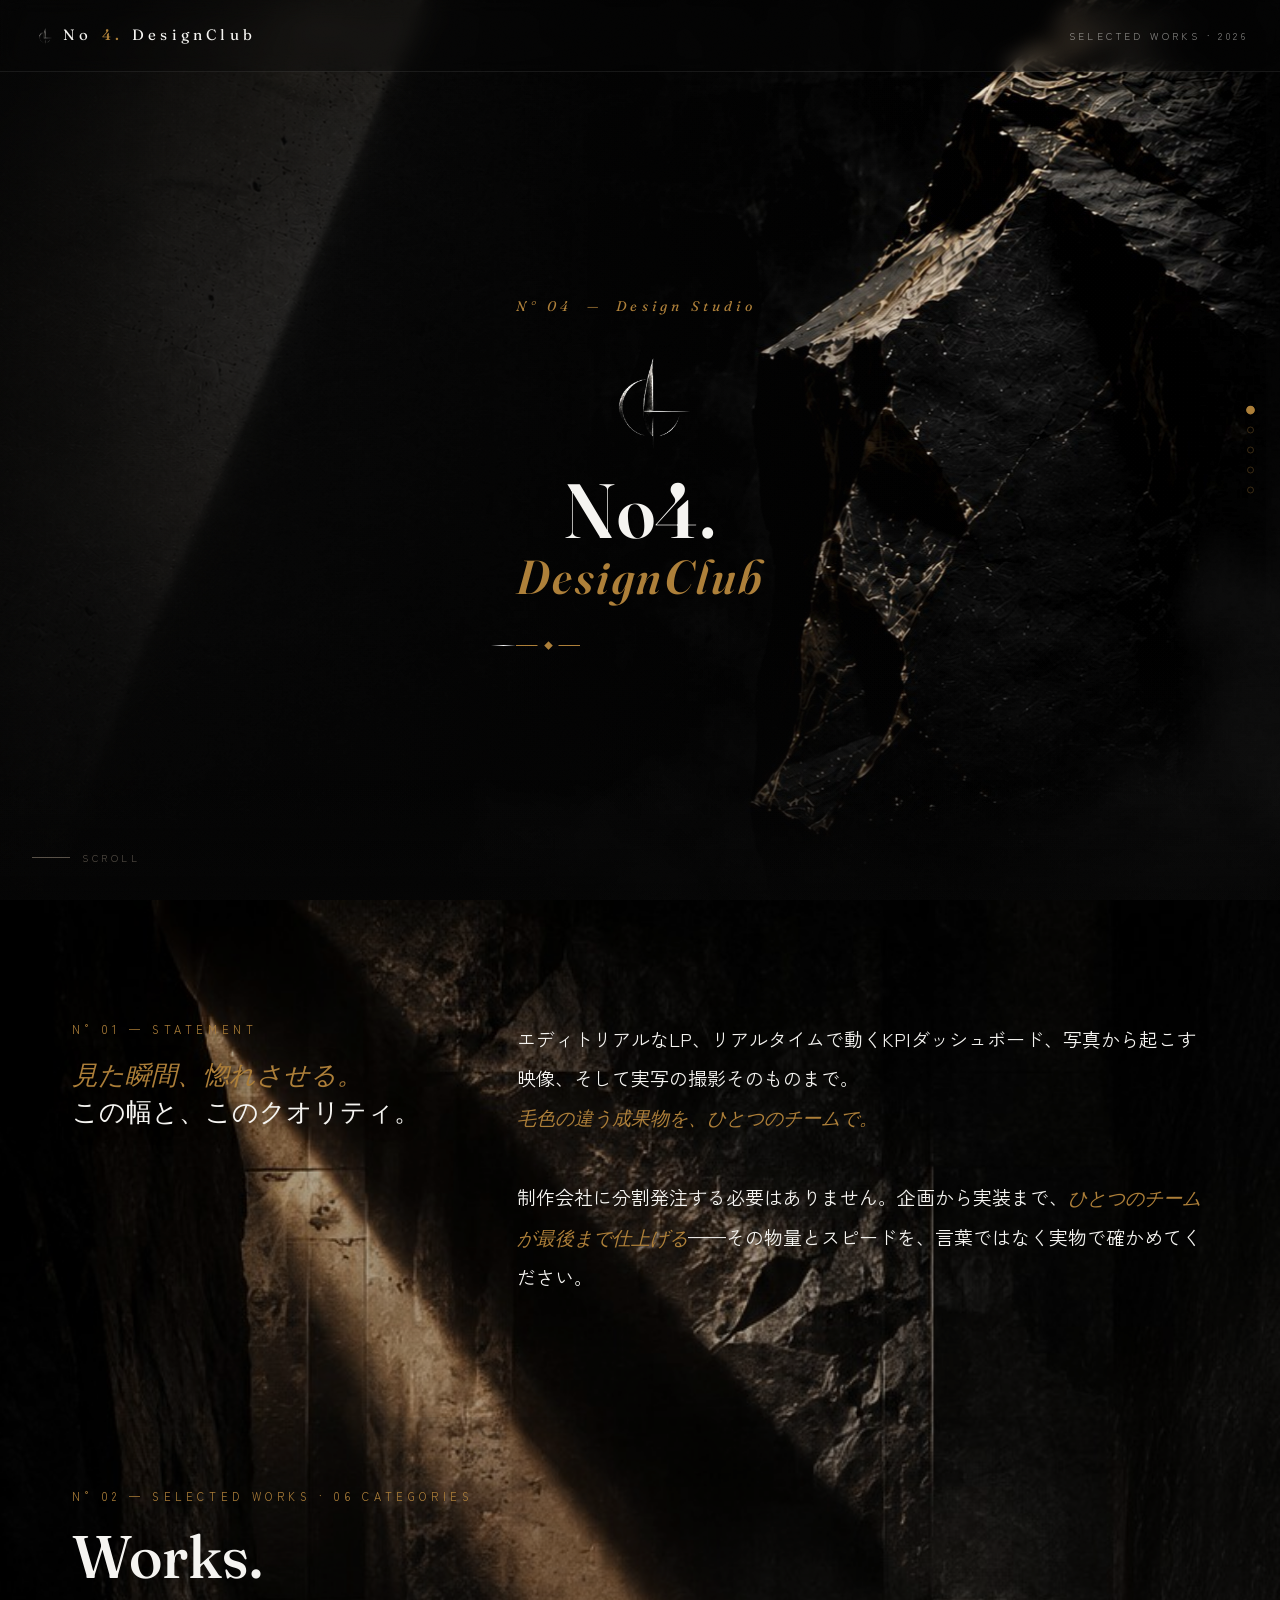
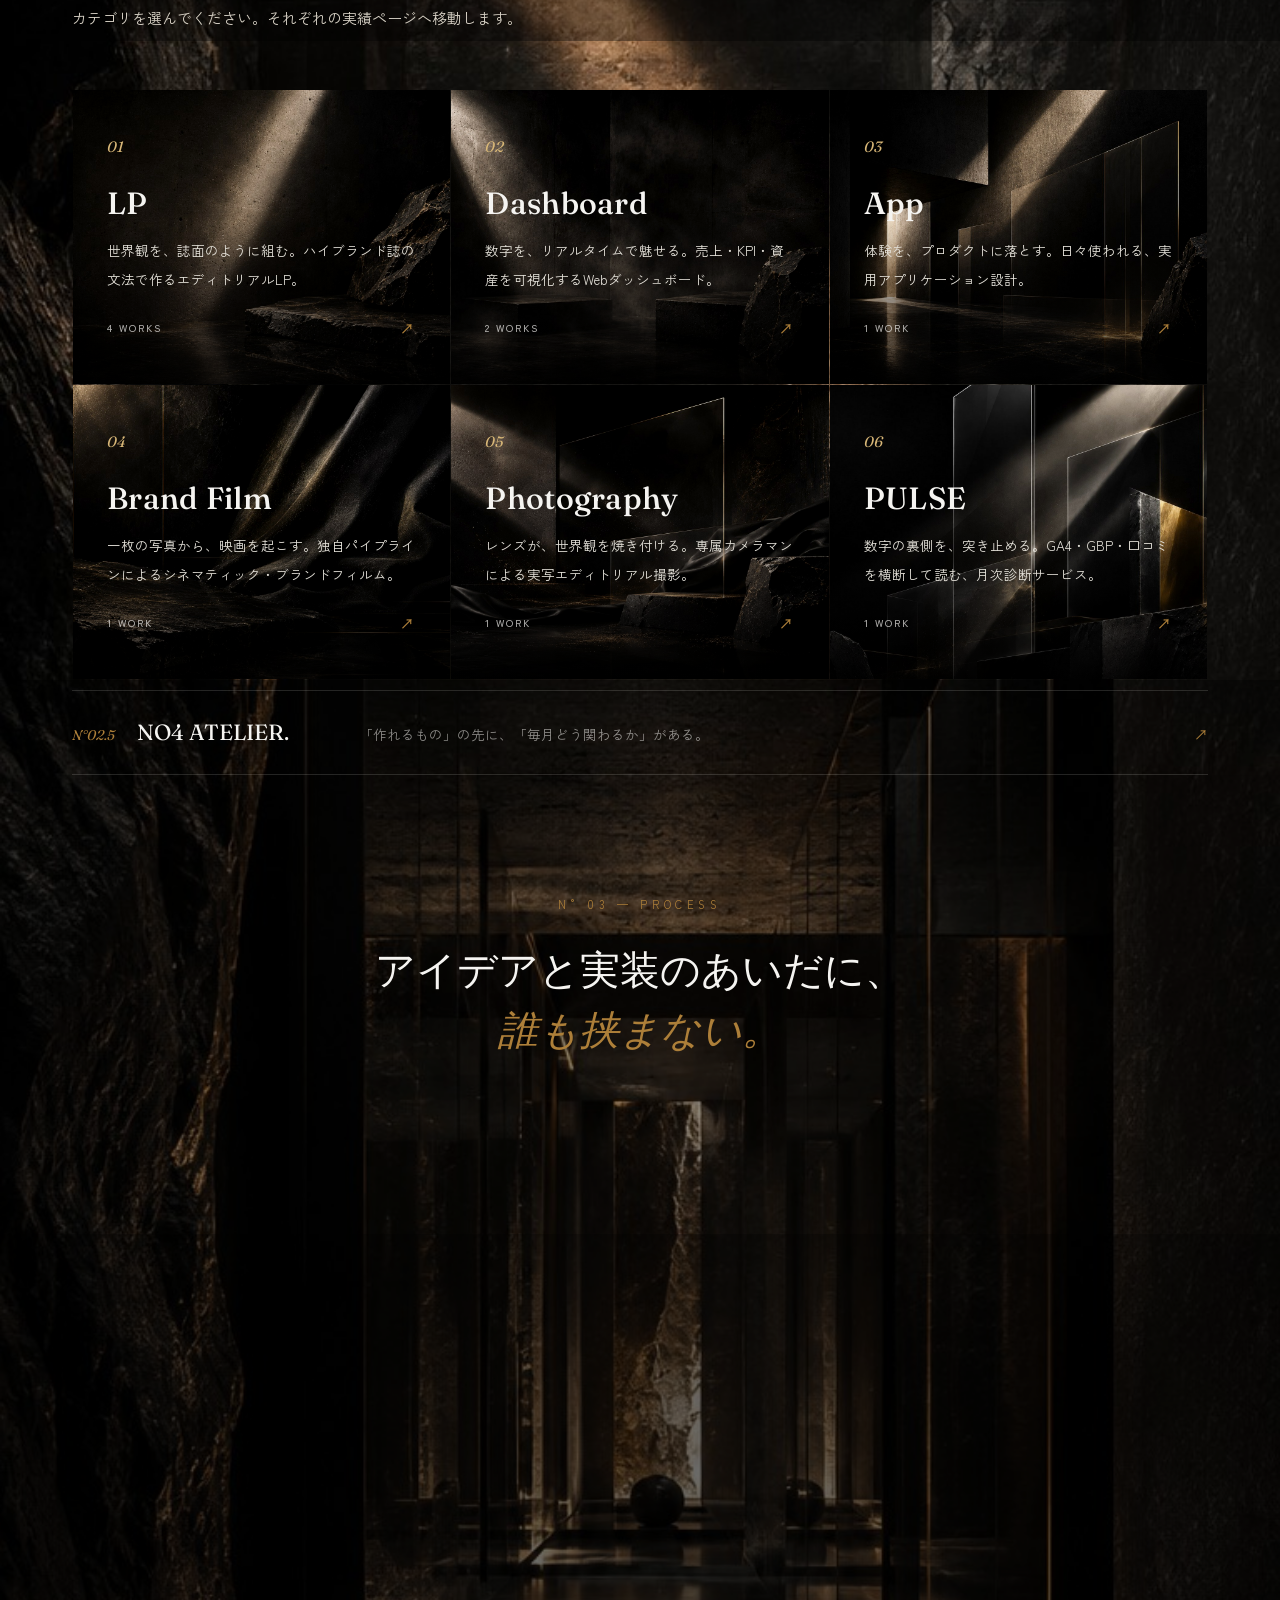
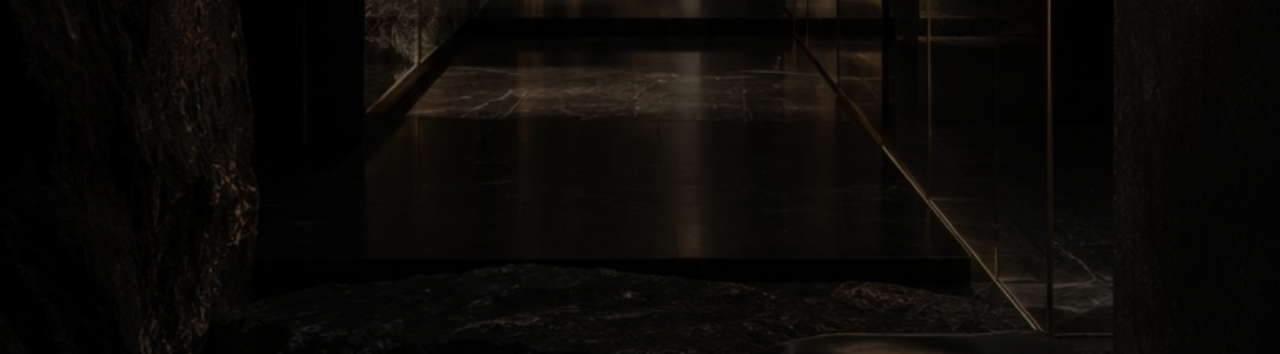
<file: index.html>
<!DOCTYPE html>
<html lang="ja">
<head>
<meta charset="UTF-8">
<meta name="viewport" content="width=device-width, initial-scale=1.0">
<title>No4.DesignClub — Selected Works</title>
<script>document.documentElement.classList.add('js');</script>
<link rel="preconnect" href="https://fonts.googleapis.com">
<link rel="preconnect" href="https://fonts.gstatic.com" crossorigin>
<link href="https://fonts.googleapis.com/css2?family=Fraunces:ital,opsz,wght@0,9..144,100..900;1,9..144,100..900&family=Zen+Kaku+Gothic+New:wght@400;500;700&family=Noto+Sans+JP:wght@100;300;400;500&display=swap" rel="stylesheet">
<link rel="stylesheet" href="styles.css">
</head>
<body class="noir-top">

<header class="topbar">
  <div class="mark"><img class="mark-icon" src="assets/brand/no4-mark.png" alt="">No<b>4.</b>DesignClub</div>
  <div class="meta">Selected Works · 2026</div>
</header>

<!-- ============ SIDE NAV (PC only) ============ -->
<nav class="side-nav">
  <a href="#s-hero" class="dot" data-label="Intro"></a>
  <a href="#s-statement" class="dot" data-label="Statement"></a>
  <a href="#s-categories" class="dot" data-label="Categories"></a>
  <a href="#s-process" class="dot" data-label="Process"></a>
  <a href="#s-closing" class="dot" data-label="Closing"></a>
</nav>

<!-- ============ HERO ============ -->
<section class="hero hero-noir" id="s-hero" style="--hero-img:url('assets/hero/hero_bg_rock_notext.jpg')">
  <div class="hero-bg"></div>
  <div class="hero-duotone"></div>
  <div class="hero-scrim"></div>
  <div class="hero-spot"></div>
  <div class="wrap">
    <div class="no reveal">N&deg; 04 &nbsp;—&nbsp; Design Studio</div>
    <div class="brand-lockup">
      <img class="brand-icon reveal" src="assets/brand/no4-mark.png" alt="">
      <h1 class="reveal">No4.
        <span class="club serif">DesignClub</span>
      </h1>
    </div>
    <div class="rule reveal"></div>
  </div>
  <div class="scroll-cue">Scroll</div>
</section>

<div class="dark-journey">
<!-- ============ STATEMENT ============ -->
<section class="statement" id="s-statement">
  <div class="wrap">
    <div class="grid">
      <div>
        <span class="eyebrow reveal">N&deg; 01 &mdash; Statement</span>
        <div class="k serif reveal reveal-headline"><span class="g">見た瞬間、惚れさせる。</span><br>この幅と、このクオリティ。</div>
      </div>
      <div>
        <p class="reveal reveal-left">エディトリアルなLP、リアルタイムで動くKPIダッシュボード、写真から起こす映像、そして実写の撮影そのものまで。<span class="g" style="white-space:nowrap">毛色の違う成果物を、ひとつのチームで。</span></p>
        <p class="reveal reveal-left" style="transition-delay:.15s">制作会社に分割発注する必要はありません。企画から実装まで、<span class="g">ひとつのチームが最後まで仕上げる</span>——その物量とスピードを、言葉ではなく実物で確かめてください。</p>
      </div>
    </div>
  </div>
</section>

<!-- ============ CATEGORIES ============ -->
<section class="band" id="s-categories">
  <div class="wrap">
    <span class="eyebrow reveal">N&deg; 02 &mdash; Selected Works · 06 Categories</span>
    <h2 class="serif reveal">Works.</h2>
    <p class="sub reveal">カテゴリを選んでください。それぞれの実績ページへ移動します。</p>
  </div>
</section>

<div class="wrap">
  <div class="cat-grid reveal">

    <a class="cat-card" href="category-lp.html">
      <div class="bg"><img src="assets/thumbs/gen_lp.jpg" alt="" loading="lazy"></div>
      <span class="n serif">01</span>
      <h3>LP</h3>
      <p>世界観を、誌面のように組む。ハイブランド誌の文法で作るエディトリアルLP。</p>
      <div class="meta-row"><span>4 Works</span><span class="arrow">&#8599;</span></div>
    </a>

    <a class="cat-card" href="category-dashboard.html">
      <div class="bg"><img src="assets/thumbs/gen_dashboard.jpg" alt="" loading="lazy"></div>
      <span class="n serif">02</span>
      <h3>Dashboard</h3>
      <p>数字を、リアルタイムで魅せる。売上・KPI・資産を可視化するWebダッシュボード。</p>
      <div class="meta-row"><span>2 Works</span><span class="arrow">&#8599;</span></div>
    </a>

    <a class="cat-card" href="category-app.html">
      <div class="bg"><img src="assets/thumbs/gen_app.jpg" alt="" loading="lazy"></div>
      <span class="n serif">03</span>
      <h3>App</h3>
      <p>体験を、プロダクトに落とす。日々使われる、実用アプリケーション設計。</p>
      <div class="meta-row"><span>1 Work</span><span class="arrow">&#8599;</span></div>
    </a>

    <a class="cat-card" href="category-film.html">
      <div class="bg"><img src="assets/thumbs/gen_film.jpg" alt="" loading="lazy"></div>
      <span class="n serif">04</span>
      <h3>Brand Film</h3>
      <p>一枚の写真から、映画を起こす。独自パイプラインによるシネマティック・ブランドフィルム。</p>
      <div class="meta-row"><span>1 Work</span><span class="arrow">&#8599;</span></div>
    </a>

    <a class="cat-card" href="category-photography.html">
      <div class="bg"><img src="assets/thumbs/gen_photography.jpg" alt="" loading="lazy"></div>
      <span class="n serif">05</span>
      <h3>Photography</h3>
      <p>レンズが、世界観を焼き付ける。専属カメラマンによる実写エディトリアル撮影。</p>
      <div class="meta-row"><span>1 Work</span><span class="arrow">&#8599;</span></div>
    </a>

    <a class="cat-card" href="category-pulse.html">
      <div class="bg"><img src="assets/thumbs/gen_pulse.jpg" alt="" loading="lazy"></div>
      <span class="n serif">06</span>
      <h3>PULSE</h3>
      <p>数字の裏側を、突き止める。GA4・GBP・口コミを横断して読む、月次診断サービス。</p>
      <div class="meta-row"><span>1 Work</span><span class="arrow">&#8599;</span></div>
    </a>

  </div>
</div>

<!-- ============ ATELIER OFFER BAND ============ -->
<section class="band atl-band-tight" style="padding-top:10px">
  <div class="wrap">
    <a class="atl-index-row ext" href="atelier.html" style="border-top:1px solid rgba(245,244,241,.14)">
      <span class="n serif">N&deg;02.5</span>
      <span class="en serif">NO4 ATELIER.</span>
      <span class="ja">「作れるもの」の先に、「毎月どう関わるか」がある。</span>
      <span class="arrow">&#8599;</span>
    </a>
  </div>
</section>

<!-- ============ PROCESS ============ -->
<section class="process" id="s-process">
  <div class="wrap">
    <span class="eyebrow reveal">N&deg; 03 &mdash; Process</span>
    <p class="reveal reveal-headline">アイデアと実装のあいだに、<br><span class="g" style="white-space:nowrap">誰も挟まない。</span></p>
    <p class="fine reveal">分割発注なし。ひとつのチームで、最後まで。</p>
  </div>
</section>

<!-- ============ CLOSING ============ -->
<section class="closing" id="s-closing">
  <div class="wrap">
    <img class="brand-icon reveal" src="assets/brand/no4-mark.png" alt="">
    <div class="mark serif reveal reveal-headline">No4.
      <span class="club">DesignClub</span>
    </div>
    <p class="tag reveal">存在を、設計する。</p>
    <div class="contact reveal">
      <span>No4.DesignClub</span>
      <b>Private Preview</b>
    </div>
    <div class="foot reveal">&copy; 2026 No4.DesignClub — Selected Works</div>
  </div>
</section>
</div>

<script src="common.js"></script>
</body>
</html>
</file>
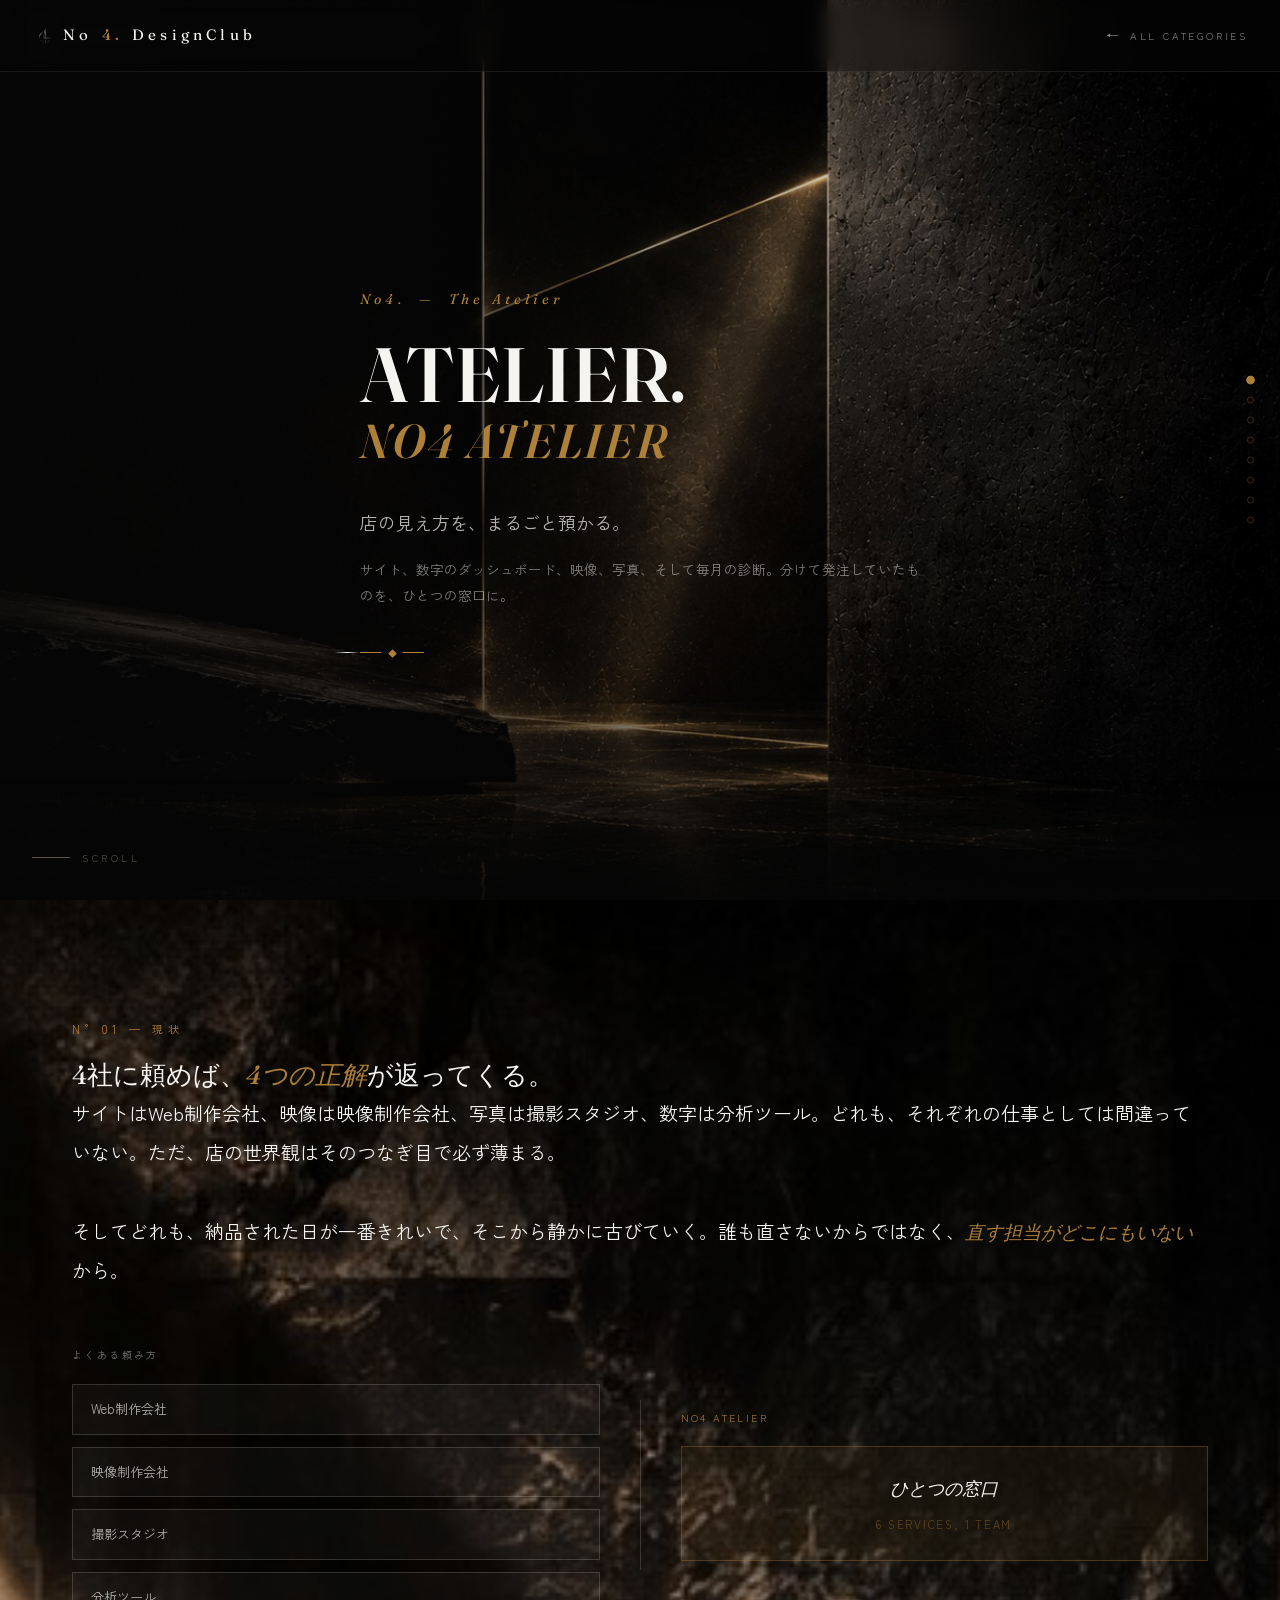
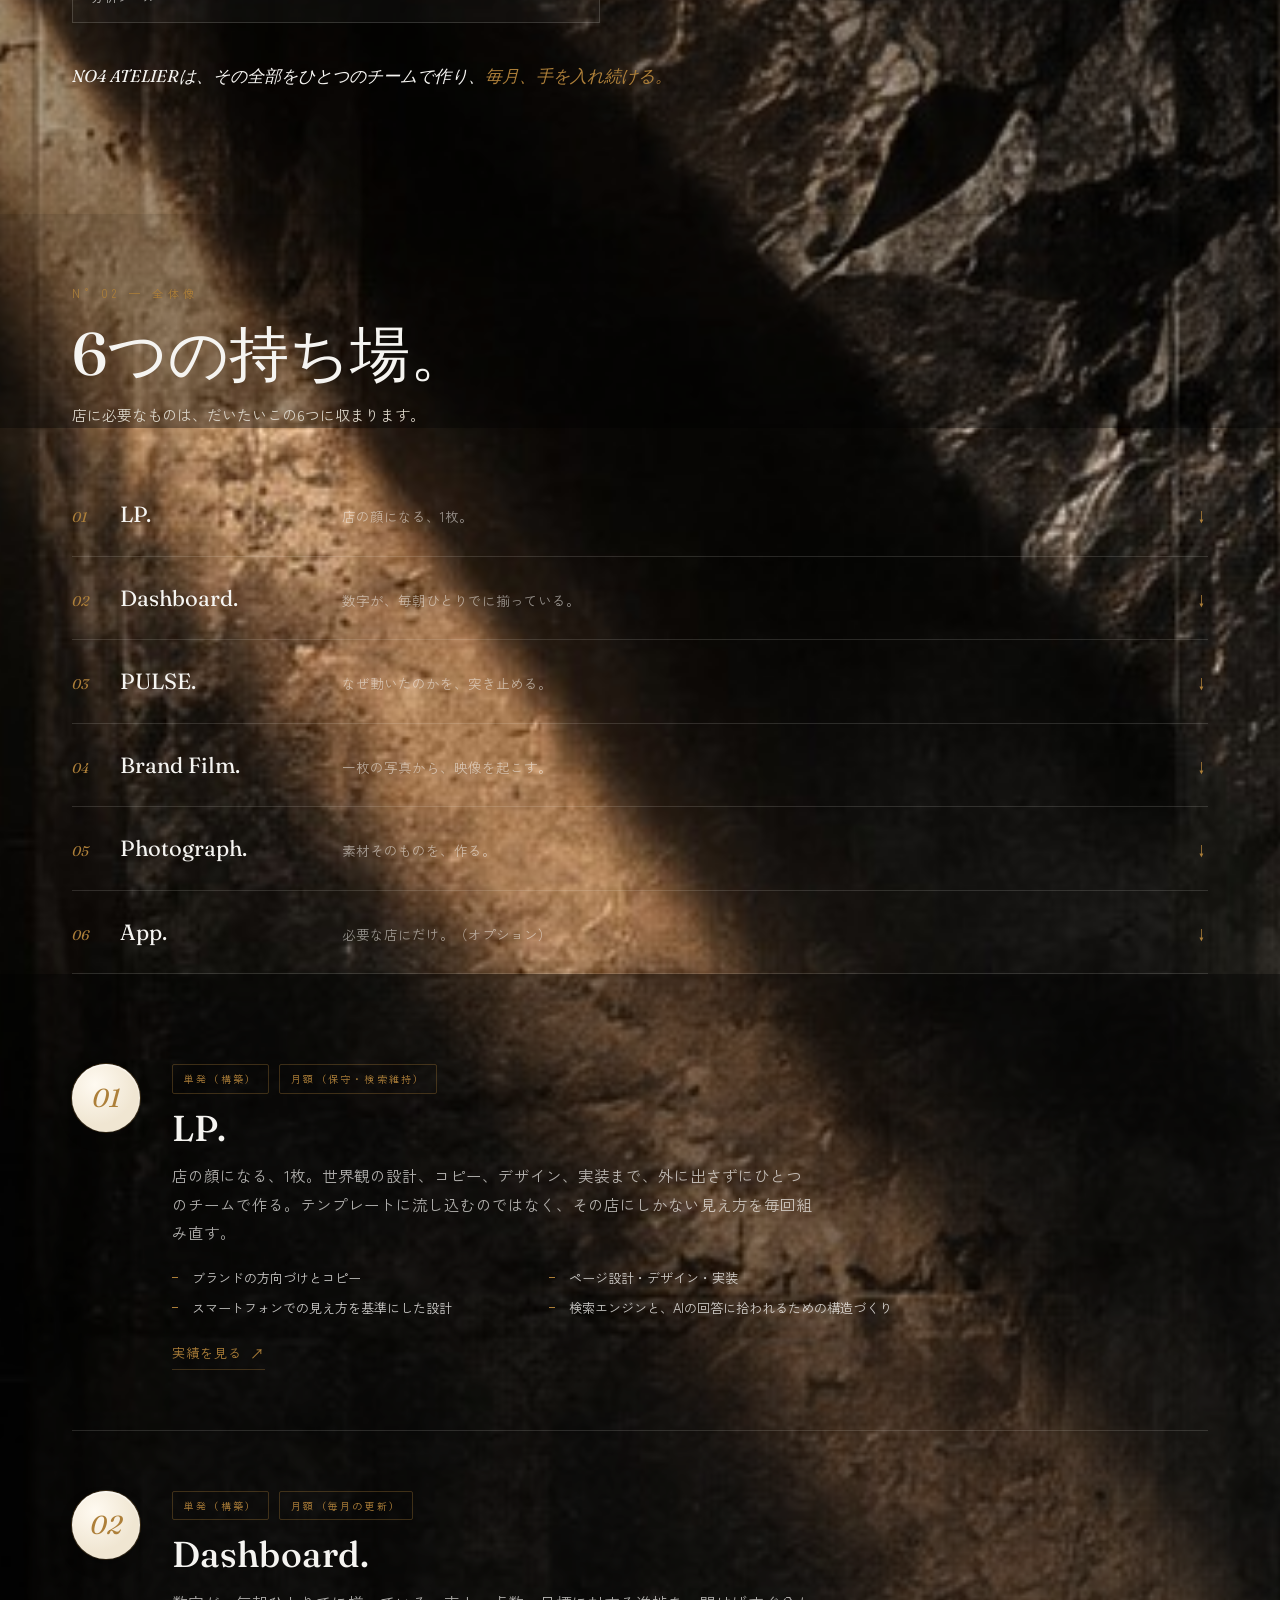
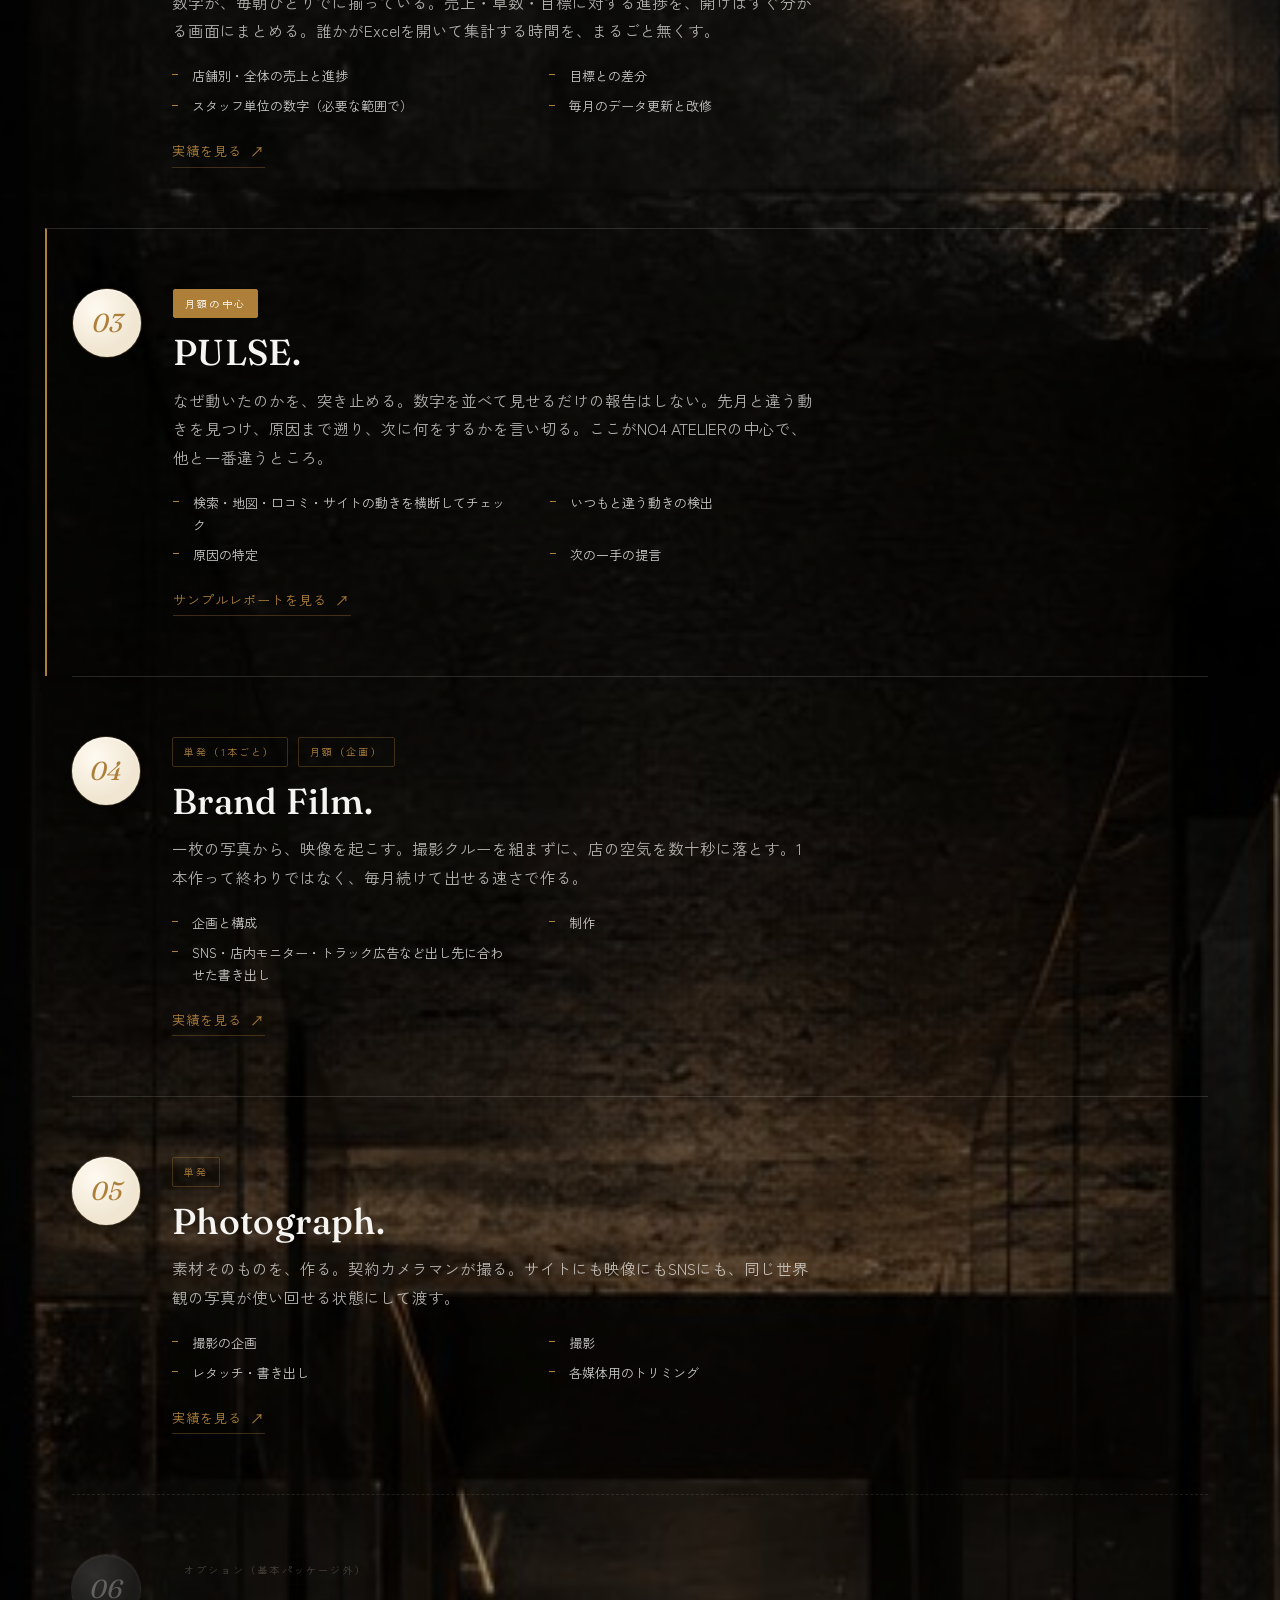
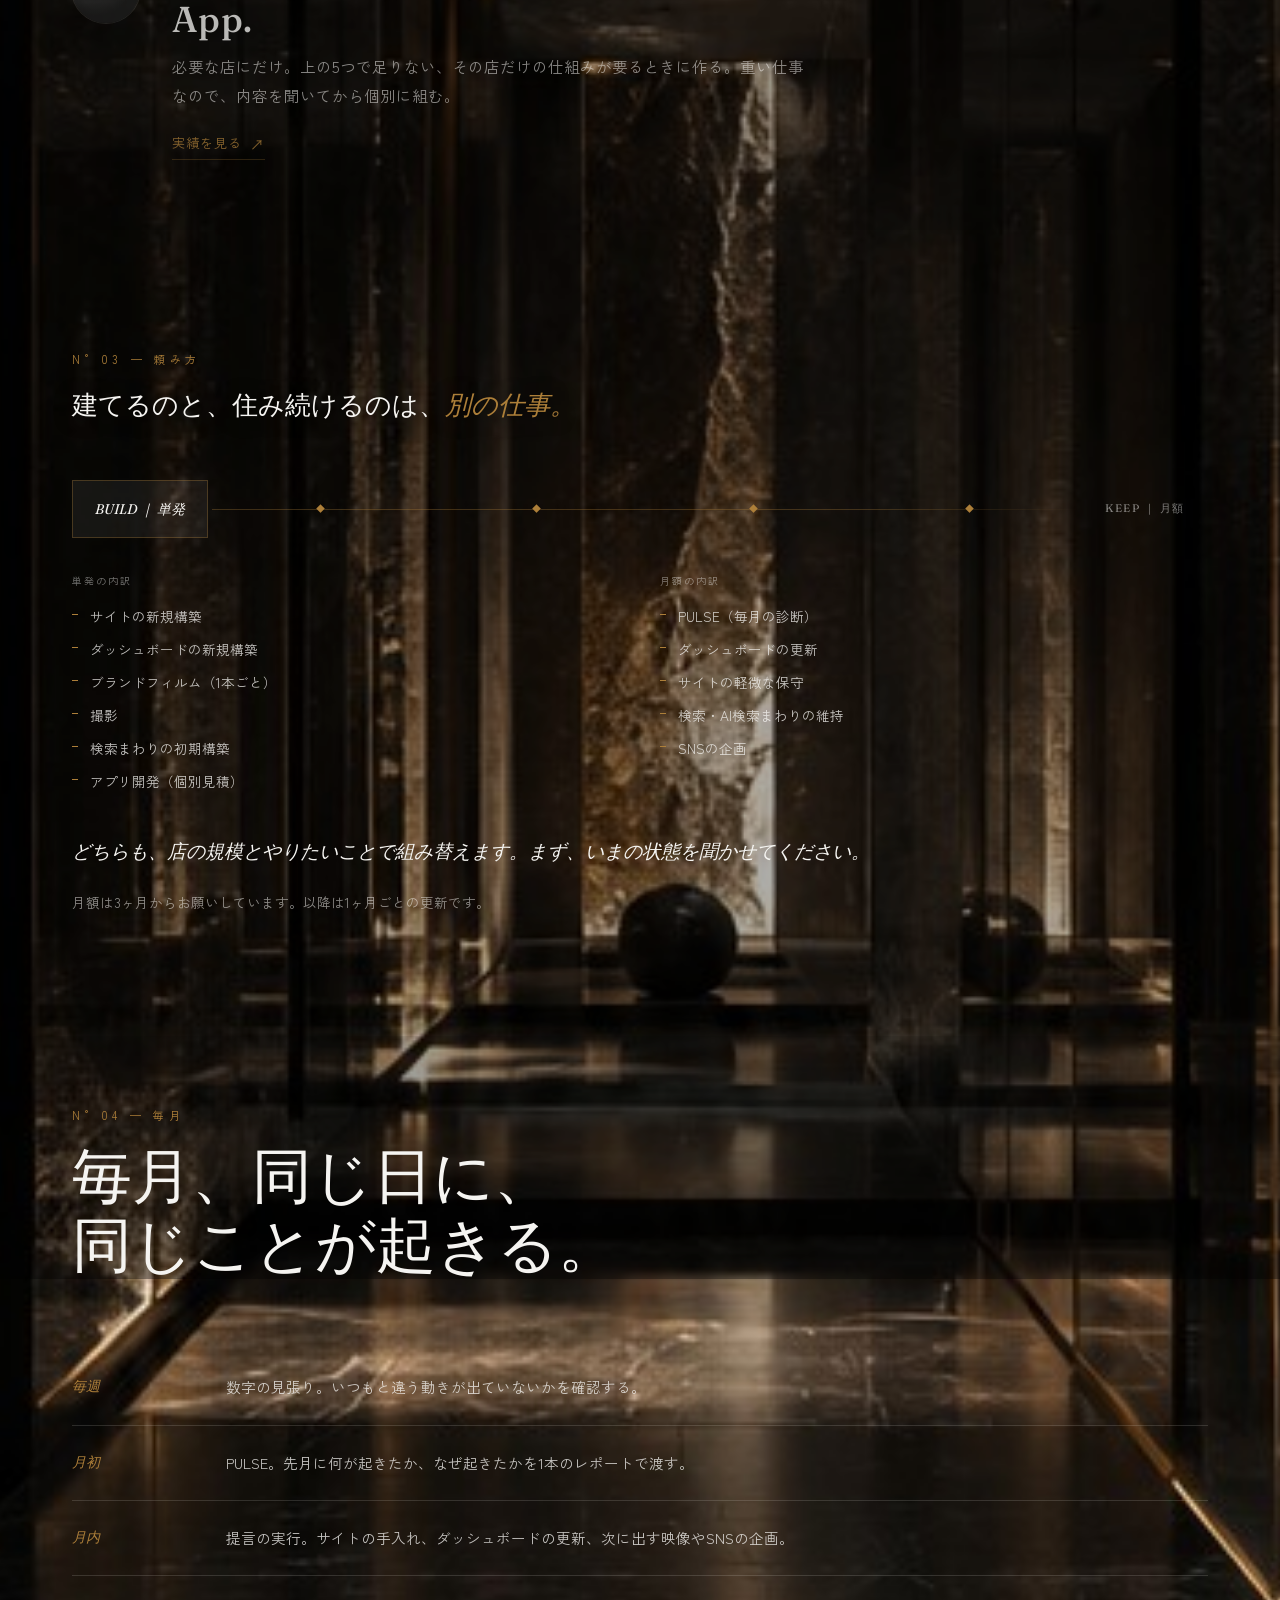
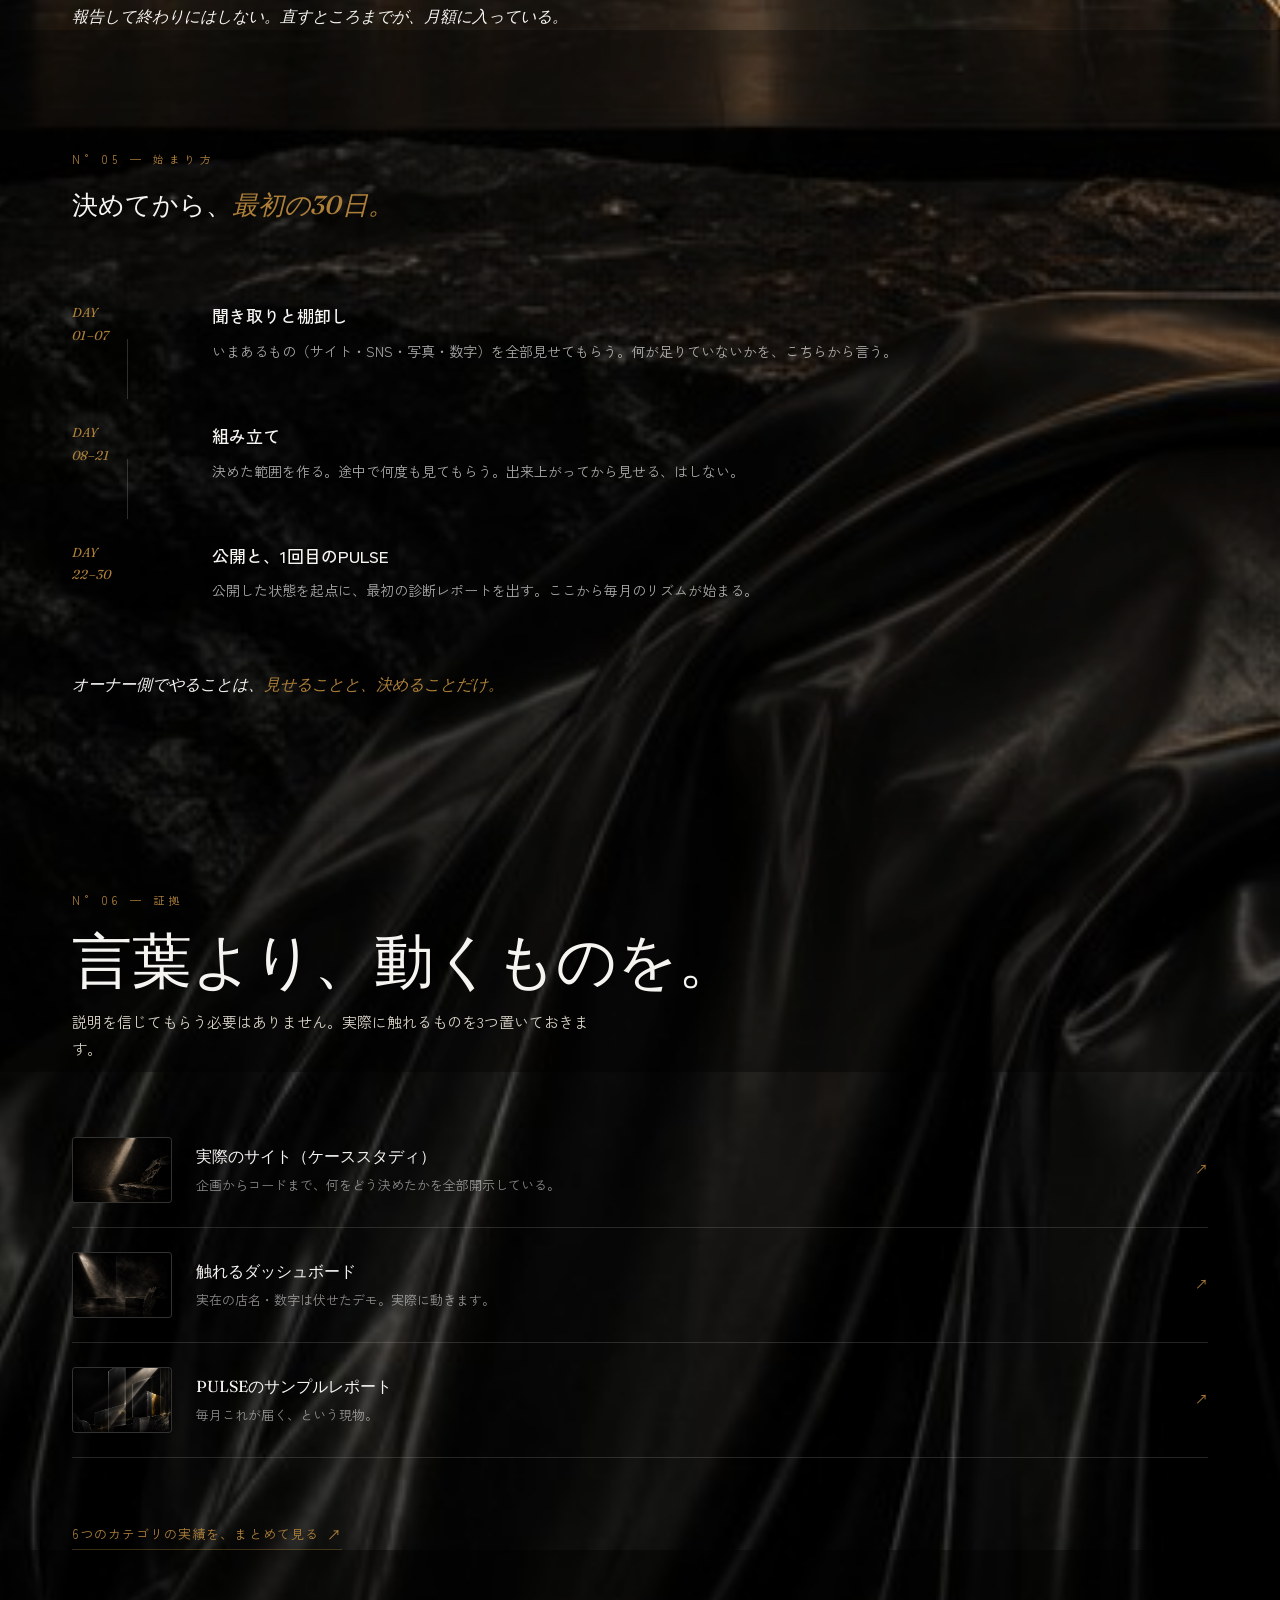
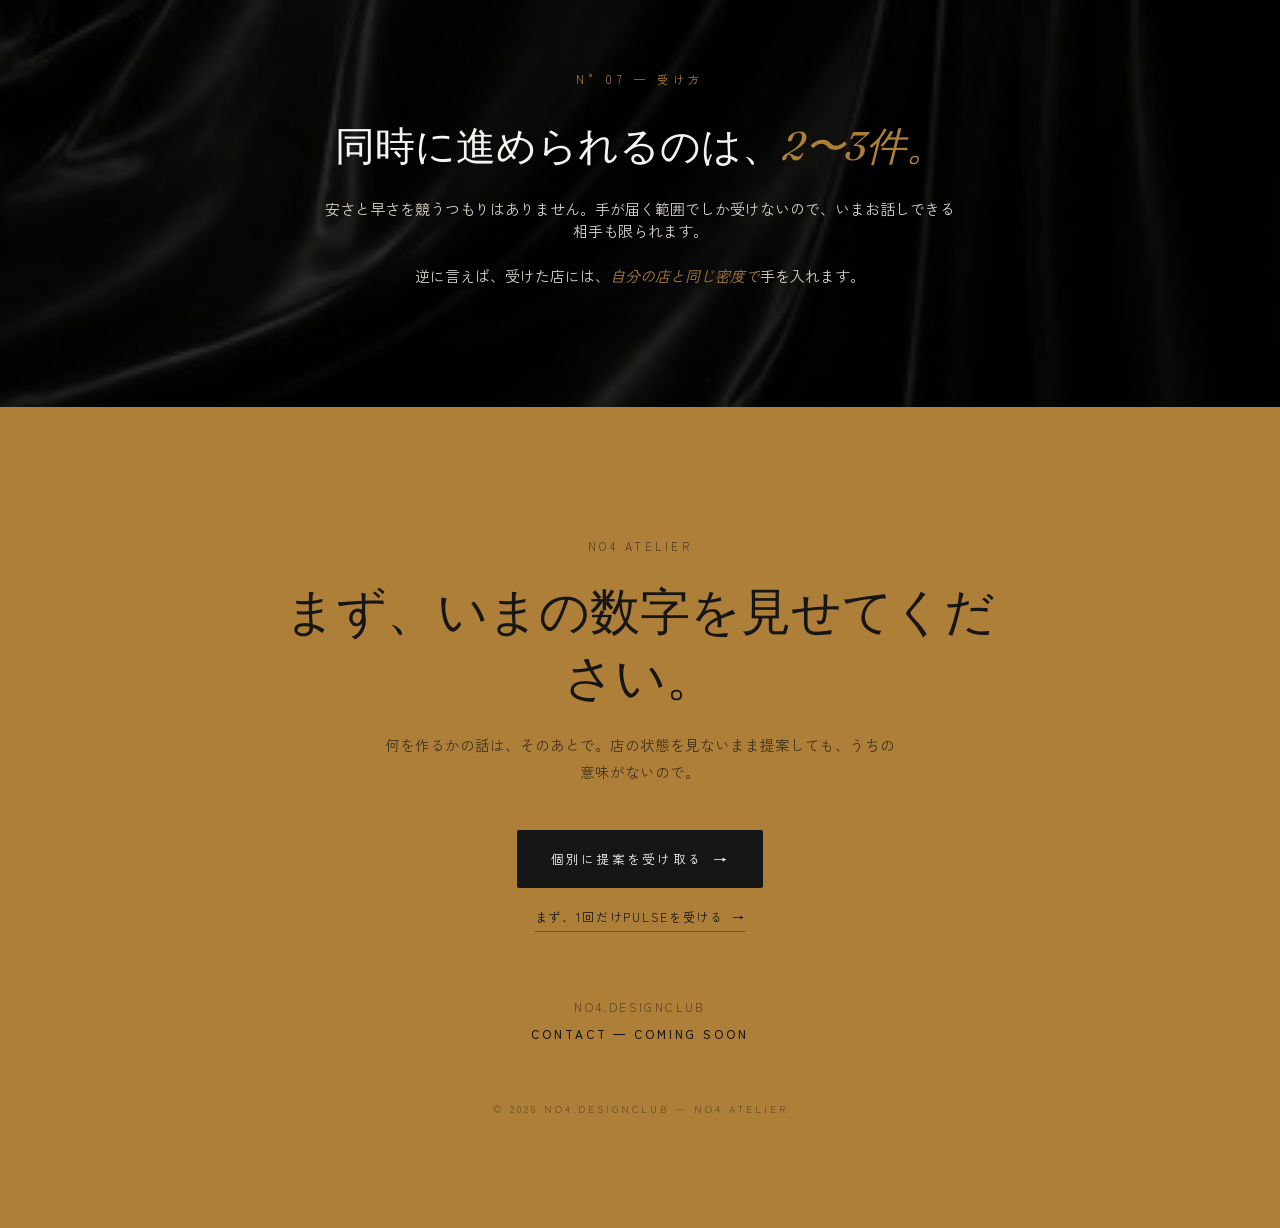
<file: atelier.html>
<!DOCTYPE html>
<html lang="ja">
<head>
<meta charset="UTF-8">
<meta name="viewport" content="width=device-width, initial-scale=1.0">
<title>NO4 ATELIER — No4.DesignClub</title>
<meta name="description" content="サイト、数字のダッシュボード、映像、写真、そして毎月の診断。分けて発注していたものを、ひとつの窓口に。NO4 ATELIER。">
<script>document.documentElement.classList.add('js');</script>
<link rel="preconnect" href="https://fonts.googleapis.com">
<link rel="preconnect" href="https://fonts.gstatic.com" crossorigin>
<link href="https://fonts.googleapis.com/css2?family=Fraunces:ital,opsz,wght@0,9..144,100..900;1,9..144,100..900&family=Zen+Kaku+Gothic+New:wght@400;500;700&family=Noto+Sans+JP:wght@100;300;400;500&display=swap" rel="stylesheet">
<link rel="stylesheet" href="styles.css">
</head>
<body class="noir-top atelier">

<header class="topbar">
  <a class="mark" href="index.html"><img class="mark-icon" src="assets/brand/no4-mark.png" alt="">No<b>4.</b>DesignClub</a>
  <a class="back" href="index.html"><span>&#8592;</span> All Categories</a>
</header>

<nav class="side-nav">
  <a href="#s-hero" class="dot" data-label="Intro"></a>
  <a href="#s-friction" class="dot" data-label="現状"></a>
  <a href="#s-index" class="dot" data-label="全体像"></a>
  <a href="#s-pillars" class="dot" data-label="6つの持ち場"></a>
  <a href="#s-approach" class="dot" data-label="頼み方"></a>
  <a href="#s-start" class="dot" data-label="始まり方"></a>
  <a href="#s-proof" class="dot" data-label="証拠"></a>
  <a href="#s-cta" class="dot" data-label="Contact"></a>
</nav>

<!-- ============ HERO ============ -->
<section class="hero hero-noir" id="s-hero" style="--hero-img:url('assets/hero/closing_bg_glassline_notext.jpg')">
  <div class="hero-bg"></div>
  <div class="hero-scrim"></div>
  <div class="hero-spot"></div>
  <div class="wrap">
    <div class="no reveal">No4. &nbsp;—&nbsp; The Atelier</div>
    <h1 class="reveal">ATELIER.
      <span class="club serif">NO4 ATELIER</span>
    </h1>
    <p class="tag reveal">店の見え方を、まるごと預かる。</p>
    <p class="fine-line reveal">サイト、数字のダッシュボード、映像、写真、そして毎月の診断。分けて発注していたものを、ひとつの窓口に。</p>
    <div class="rule reveal"></div>
  </div>
  <div class="scroll-cue">Scroll</div>
</section>

<div class="dark-journey">

<!-- ============ 01 FRICTION ============ -->
<section class="statement" id="s-friction">
  <div class="wrap">
    <span class="eyebrow reveal">N&deg; 01 &mdash; 現状</span>
    <div class="k serif reveal reveal-headline">4社に頼めば、<span class="g">4つの正解</span>が返ってくる。</div>
    <p class="reveal reveal-left">サイトはWeb制作会社、映像は映像制作会社、写真は撮影スタジオ、数字は分析ツール。どれも、それぞれの仕事としては間違っていない。ただ、店の世界観はそのつなぎ目で必ず薄まる。</p>
    <p class="reveal reveal-left" style="transition-delay:.15s">そしてどれも、納品された日が一番きれいで、そこから静かに古びていく。誰も直さないからではなく、<span class="g">直す担当がどこにもいない</span>から。</p>

    <div class="atl-compare reveal">
      <div class="atl-compare-side">
        <div class="atl-compare-label">よくある頼み方</div>
        <div class="atl-compare-boxes">
          <div class="atl-box">Web制作会社</div>
          <div class="atl-box">映像制作会社</div>
          <div class="atl-box">撮影スタジオ</div>
          <div class="atl-box">分析ツール</div>
        </div>
      </div>
      <div class="atl-compare-div"></div>
      <div class="atl-compare-side">
        <div class="atl-compare-label gold">NO4 ATELIER</div>
        <div class="atl-compare-hub">ひとつの窓口<span class="sub">6 Services, 1 Team</span></div>
      </div>
    </div>

    <p class="reveal" style="margin-top:36px;font-family:var(--serif);font-style:italic;color:#f5f4f1;font-size:17px">NO4 ATELIERは、その全部をひとつのチームで作り、<span class="g" style="color:var(--gold)">毎月、手を入れ続ける。</span></p>
  </div>
</section>

<!-- ============ 02 INDEX ============ -->
<section class="band atl-band-tight" id="s-index">
  <div class="wrap">
    <span class="eyebrow reveal">N&deg; 02 &mdash; 全体像</span>
    <h2 class="serif reveal">6つの持ち場。</h2>
    <p class="sub reveal">店に必要なものは、だいたいこの6つに収まります。</p>
  </div>
</section>
<div class="wrap">
  <div class="atl-index reveal">
    <a class="atl-index-row" href="#p-lp"><span class="n serif">01</span><span class="en serif">LP.</span><span class="ja">店の顔になる、1枚。</span><span class="arrow">&#8595;</span></a>
    <a class="atl-index-row" href="#p-dashboard"><span class="n serif">02</span><span class="en serif">Dashboard.</span><span class="ja">数字が、毎朝ひとりでに揃っている。</span><span class="arrow">&#8595;</span></a>
    <a class="atl-index-row" href="#p-pulse"><span class="n serif">03</span><span class="en serif">PULSE.</span><span class="ja">なぜ動いたのかを、突き止める。</span><span class="arrow">&#8595;</span></a>
    <a class="atl-index-row" href="#p-film"><span class="n serif">04</span><span class="en serif">Brand Film.</span><span class="ja">一枚の写真から、映像を起こす。</span><span class="arrow">&#8595;</span></a>
    <a class="atl-index-row" href="#p-photo"><span class="n serif">05</span><span class="en serif">Photograph.</span><span class="ja">素材そのものを、作る。</span><span class="arrow">&#8595;</span></a>
    <a class="atl-index-row" href="#p-app"><span class="n serif">06</span><span class="en serif">App.</span><span class="ja">必要な店にだけ。（オプション）</span><span class="arrow">&#8595;</span></a>
  </div>
</div>

<!-- ============ 03 PILLARS ============ -->
<div class="atl-pillars-wrap" id="s-pillars">
  <div class="wrap">

    <div class="atl-pillar" id="p-lp">
      <div class="head reveal">
        <div class="idx">01</div>
        <div>
          <div class="tags"><span class="tag-pill">単発（構築）</span><span class="tag-pill">月額（保守・検索維持）</span></div>
          <h3 class="serif">LP.</h3>
          <p class="concept">店の顔になる、1枚。世界観の設計、コピー、デザイン、実装まで、外に出さずにひとつのチームで作る。テンプレートに流し込むのではなく、その店にしかない見え方を毎回組み直す。</p>
          <ul>
            <li>ブランドの方向づけとコピー</li>
            <li>ページ設計・デザイン・実装</li>
            <li>スマートフォンでの見え方を基準にした設計</li>
            <li>検索エンジンと、AIの回答に拾われるための構造づくり</li>
          </ul>
          <a class="live-link" href="category-lp.html" target="_blank" rel="noopener">実績を見る <span>&#8599;</span></a>
        </div>
      </div>
    </div>

    <div class="atl-pillar" id="p-dashboard">
      <div class="head reveal">
        <div class="idx">02</div>
        <div>
          <div class="tags"><span class="tag-pill">単発（構築）</span><span class="tag-pill">月額（毎月の更新）</span></div>
          <h3 class="serif">Dashboard.</h3>
          <p class="concept">数字が、毎朝ひとりでに揃っている。売上・卓数・目標に対する進捗を、開けばすぐ分かる画面にまとめる。誰かがExcelを開いて集計する時間を、まるごと無くす。</p>
          <ul>
            <li>店舗別・全体の売上と進捗</li>
            <li>目標との差分</li>
            <li>スタッフ単位の数字（必要な範囲で）</li>
            <li>毎月のデータ更新と改修</li>
          </ul>
          <a class="live-link" href="category-dashboard.html" target="_blank" rel="noopener">実績を見る <span>&#8599;</span></a>
        </div>
      </div>
    </div>

    <div class="atl-pillar featured" id="p-pulse">
      <div class="head reveal">
        <div class="idx">03</div>
        <div>
          <div class="tags"><span class="tag-pill gold-tag">月額の中心</span></div>
          <h3 class="serif">PULSE.</h3>
          <p class="concept">なぜ動いたのかを、突き止める。数字を並べて見せるだけの報告はしない。先月と違う動きを見つけ、原因まで遡り、次に何をするかを言い切る。ここがNO4 ATELIERの中心で、他と一番違うところ。</p>
          <ul>
            <li>検索・地図・口コミ・サイトの動きを横断してチェック</li>
            <li>いつもと違う動きの検出</li>
            <li>原因の特定</li>
            <li>次の一手の提言</li>
          </ul>
          <a class="live-link" href="demo/pulse-sample-report.html" target="_blank" rel="noopener">サンプルレポートを見る <span>&#8599;</span></a>
        </div>
      </div>
    </div>

    <div class="atl-pillar" id="p-film">
      <div class="head reveal">
        <div class="idx">04</div>
        <div>
          <div class="tags"><span class="tag-pill">単発（1本ごと）</span><span class="tag-pill">月額（企画）</span></div>
          <h3 class="serif">Brand Film.</h3>
          <p class="concept">一枚の写真から、映像を起こす。撮影クルーを組まずに、店の空気を数十秒に落とす。1本作って終わりではなく、毎月続けて出せる速さで作る。</p>
          <ul>
            <li>企画と構成</li>
            <li>制作</li>
            <li>SNS・店内モニター・トラック広告など出し先に合わせた書き出し</li>
          </ul>
          <a class="live-link" href="category-film.html" target="_blank" rel="noopener">実績を見る <span>&#8599;</span></a>
        </div>
      </div>
    </div>

    <div class="atl-pillar" id="p-photo">
      <div class="head reveal">
        <div class="idx">05</div>
        <div>
          <div class="tags"><span class="tag-pill">単発</span></div>
          <h3 class="serif">Photograph.</h3>
          <p class="concept">素材そのものを、作る。契約カメラマンが撮る。サイトにも映像にもSNSにも、同じ世界観の写真が使い回せる状態にして渡す。</p>
          <ul>
            <li>撮影の企画</li>
            <li>撮影</li>
            <li>レタッチ・書き出し</li>
            <li>各媒体用のトリミング</li>
          </ul>
          <a class="live-link" href="category-photography.html" target="_blank" rel="noopener">実績を見る <span>&#8599;</span></a>
        </div>
      </div>
    </div>

    <div class="atl-pillar optional" id="p-app">
      <div class="head reveal">
        <div class="idx">06</div>
        <div>
          <div class="tags"><span class="tag-pill muted">オプション（基本パッケージ外）</span></div>
          <h3 class="serif">App.</h3>
          <p class="concept">必要な店にだけ。上の5つで足りない、その店だけの仕組みが要るときに作る。重い仕事なので、内容を聞いてから個別に組む。</p>
          <a class="live-link" href="category-app.html" target="_blank" rel="noopener">実績を見る <span>&#8599;</span></a>
        </div>
      </div>
    </div>

  </div>
</div>

<!-- ============ 04 APPROACH ============ -->
<section class="statement" id="s-approach">
  <div class="wrap">
    <span class="eyebrow reveal">N&deg; 03 &mdash; 頼み方</span>
    <div class="k serif reveal reveal-headline">建てるのと、住み続けるのは、<span class="g">別の仕事。</span></div>

    <div class="atl-timeline reveal">
      <div class="atl-timeline-track">
        <div class="atl-timeline-block">BUILD ｜ 単発</div>
        <div class="atl-timeline-line">
          <span class="dm">&#9670;</span><span class="dm">&#9670;</span><span class="dm">&#9670;</span><span class="dm">&#9670;</span>
        </div>
        <div class="atl-timeline-block" style="background:transparent;border-color:transparent;color:rgba(245,244,241,.5);font-style:normal;font-size:11px;letter-spacing:.14em;text-transform:uppercase">KEEP ｜ 月額</div>
      </div>
      <div class="atl-timeline-cols">
        <div>
          <div class="lbl">単発の内訳</div>
          <ul>
            <li>サイトの新規構築</li>
            <li>ダッシュボードの新規構築</li>
            <li>ブランドフィルム（1本ごと）</li>
            <li>撮影</li>
            <li>検索まわりの初期構築</li>
            <li>アプリ開発（個別見積）</li>
          </ul>
        </div>
        <div>
          <div class="lbl">月額の内訳</div>
          <ul>
            <li>PULSE（毎月の診断）</li>
            <li>ダッシュボードの更新</li>
            <li>サイトの軽微な保守</li>
            <li>検索・AI検索まわりの維持</li>
            <li>SNSの企画</li>
          </ul>
        </div>
      </div>
      <p class="atl-timeline-note">どちらも、店の規模とやりたいことで組み替えます。まず、いまの状態を聞かせてください。</p>
      <p class="reveal" style="margin-top:18px;font-size:13.5px;color:rgba(245,244,241,.55)">月額は3ヶ月からお願いしています。以降は1ヶ月ごとの更新です。</p>
    </div>
  </div>
</section>

<!-- ============ 05 MONTHLY RHYTHM ============ -->
<section class="band atl-band-tight">
  <div class="wrap">
    <span class="eyebrow reveal">N&deg; 04 &mdash; 毎月</span>
    <h2 class="serif reveal">毎月、同じ日に、<br>同じことが起きる。</h2>
  </div>
</section>
<div class="wrap">
  <div class="atl-rhythm reveal">
    <div class="atl-rhythm-row"><div class="when">毎週</div><div class="what">数字の見張り。いつもと違う動きが出ていないかを確認する。</div></div>
    <div class="atl-rhythm-row"><div class="when">月初</div><div class="what">PULSE。先月に何が起きたか、なぜ起きたかを1本のレポートで渡す。</div></div>
    <div class="atl-rhythm-row"><div class="when">月内</div><div class="what">提言の実行。サイトの手入れ、ダッシュボードの更新、次に出す映像やSNSの企画。</div></div>
  </div>
  <p class="atl-rhythm-note reveal">報告して終わりにはしない。直すところまでが、月額に入っている。</p>
</div>

<!-- ============ 06 FIRST 30 DAYS ============ -->
<section class="statement" id="s-start">
  <div class="wrap">
    <span class="eyebrow reveal">N&deg; 05 &mdash; 始まり方</span>
    <div class="k serif reveal reveal-headline">決めてから、<span class="g">最初の30日。</span></div>

    <div class="atl-steps">
      <div class="atl-step reveal">
        <div class="day">DAY<br>01–07</div>
        <div>
          <h4>聞き取りと棚卸し</h4>
          <p>いまあるもの（サイト・SNS・写真・数字）を全部見せてもらう。何が足りていないかを、こちらから言う。</p>
        </div>
      </div>
      <div class="atl-step reveal">
        <div class="day">DAY<br>08–21</div>
        <div>
          <h4>組み立て</h4>
          <p>決めた範囲を作る。途中で何度も見てもらう。出来上がってから見せる、はしない。</p>
        </div>
      </div>
      <div class="atl-step reveal">
        <div class="day">DAY<br>22–30</div>
        <div>
          <h4>公開と、1回目のPULSE</h4>
          <p>公開した状態を起点に、最初の診断レポートを出す。ここから毎月のリズムが始まる。</p>
        </div>
      </div>
    </div>
    <p class="reveal" style="margin-top:36px;font-family:var(--serif);font-style:italic;color:#f5f4f1;font-size:16px">オーナー側でやることは、<span class="g" style="color:var(--gold)">見せることと、決めることだけ。</span></p>
  </div>
</section>

<!-- ============ 07 PROOF ============ -->
<section class="band" id="s-proof">
  <div class="wrap">
    <span class="eyebrow reveal">N&deg; 06 &mdash; 証拠</span>
    <h2 class="serif reveal">言葉より、動くものを。</h2>
    <p class="sub reveal">説明を信じてもらう必要はありません。実際に触れるものを3つ置いておきます。</p>
  </div>
</section>
<div class="wrap">
  <div class="atl-proof-list reveal">
    <a class="atl-proof-row" href="category-lp.html" target="_blank" rel="noopener">
      <div class="thumb"><img src="assets/thumbs/gen_lp.jpg" alt="" loading="lazy"></div>
      <div class="body"><div class="ttl">実際のサイト（ケーススタディ）</div><div class="desc">企画からコードまで、何をどう決めたかを全部開示している。</div></div>
      <div class="go">&#8599;</div>
    </a>
    <a class="atl-proof-row" href="demo/lume-group-dashboard.html" target="_blank" rel="noopener">
      <div class="thumb"><img src="assets/thumbs/gen_dashboard.jpg" alt="" loading="lazy"></div>
      <div class="body"><div class="ttl">触れるダッシュボード</div><div class="desc">実在の店名・数字は伏せたデモ。実際に動きます。</div></div>
      <div class="go">&#8599;</div>
    </a>
    <a class="atl-proof-row" href="demo/pulse-sample-report.html" target="_blank" rel="noopener">
      <div class="thumb"><img src="assets/thumbs/gen_pulse.jpg" alt="" loading="lazy"></div>
      <div class="body"><div class="ttl">PULSEのサンプルレポート</div><div class="desc">毎月これが届く、という現物。</div></div>
      <div class="go">&#8599;</div>
    </a>
  </div>
  <div class="atl-safe" style="margin-top:40px">
    <a class="live-link reveal" href="index.html#s-categories">6つのカテゴリの実績を、まとめて見る <span>&#8599;</span></a>
  </div>
</div>

<!-- ============ 08 CAPACITY ============ -->
<section class="process atl-capacity">
  <div class="wrap">
    <span class="eyebrow reveal">N&deg; 07 &mdash; 受け方</span>
    <p class="reveal reveal-headline">同時に進められるのは、<span class="g">2〜3件。</span></p>
    <p class="reveal">安さと早さを競うつもりはありません。手が届く範囲でしか受けないので、いまお話しできる相手も限られます。</p>
    <p class="reveal">逆に言えば、受けた店には、<span class="g">自分の店と同じ密度で</span>手を入れます。</p>
  </div>
</section>

</div><!-- /.dark-journey -->

<!-- ============ 09 CLOSING / CTA ============ -->
<section class="atl-gold-cta" id="s-cta">
  <div class="wrap">
    <div class="lbl reveal">NO4 ATELIER</div>
    <h2 class="reveal reveal-headline">まず、いまの数字を見せてください。</h2>
    <p class="desc reveal">何を作るかの話は、そのあとで。店の状態を見ないまま提案しても、うちの意味がないので。</p>
    <div class="atl-cta-buttons reveal">
      <a class="atl-btn-primary" href="#s-cta">個別に提案を受け取る <span>&#8594;</span></a>
      <a class="atl-btn-secondary" href="#s-cta">まず、1回だけPULSEを受ける <span>&#8594;</span></a>
    </div>
    <div class="atl-contact-block reveal">
      <span>No4.DesignClub</span>
      <b>Contact — Coming Soon</b>
    </div>
    <div class="foot reveal">&copy; 2026 No4.DesignClub — NO4 ATELIER</div>
  </div>
</section>

<script src="common.js"></script>
</body>
</html>
</file>
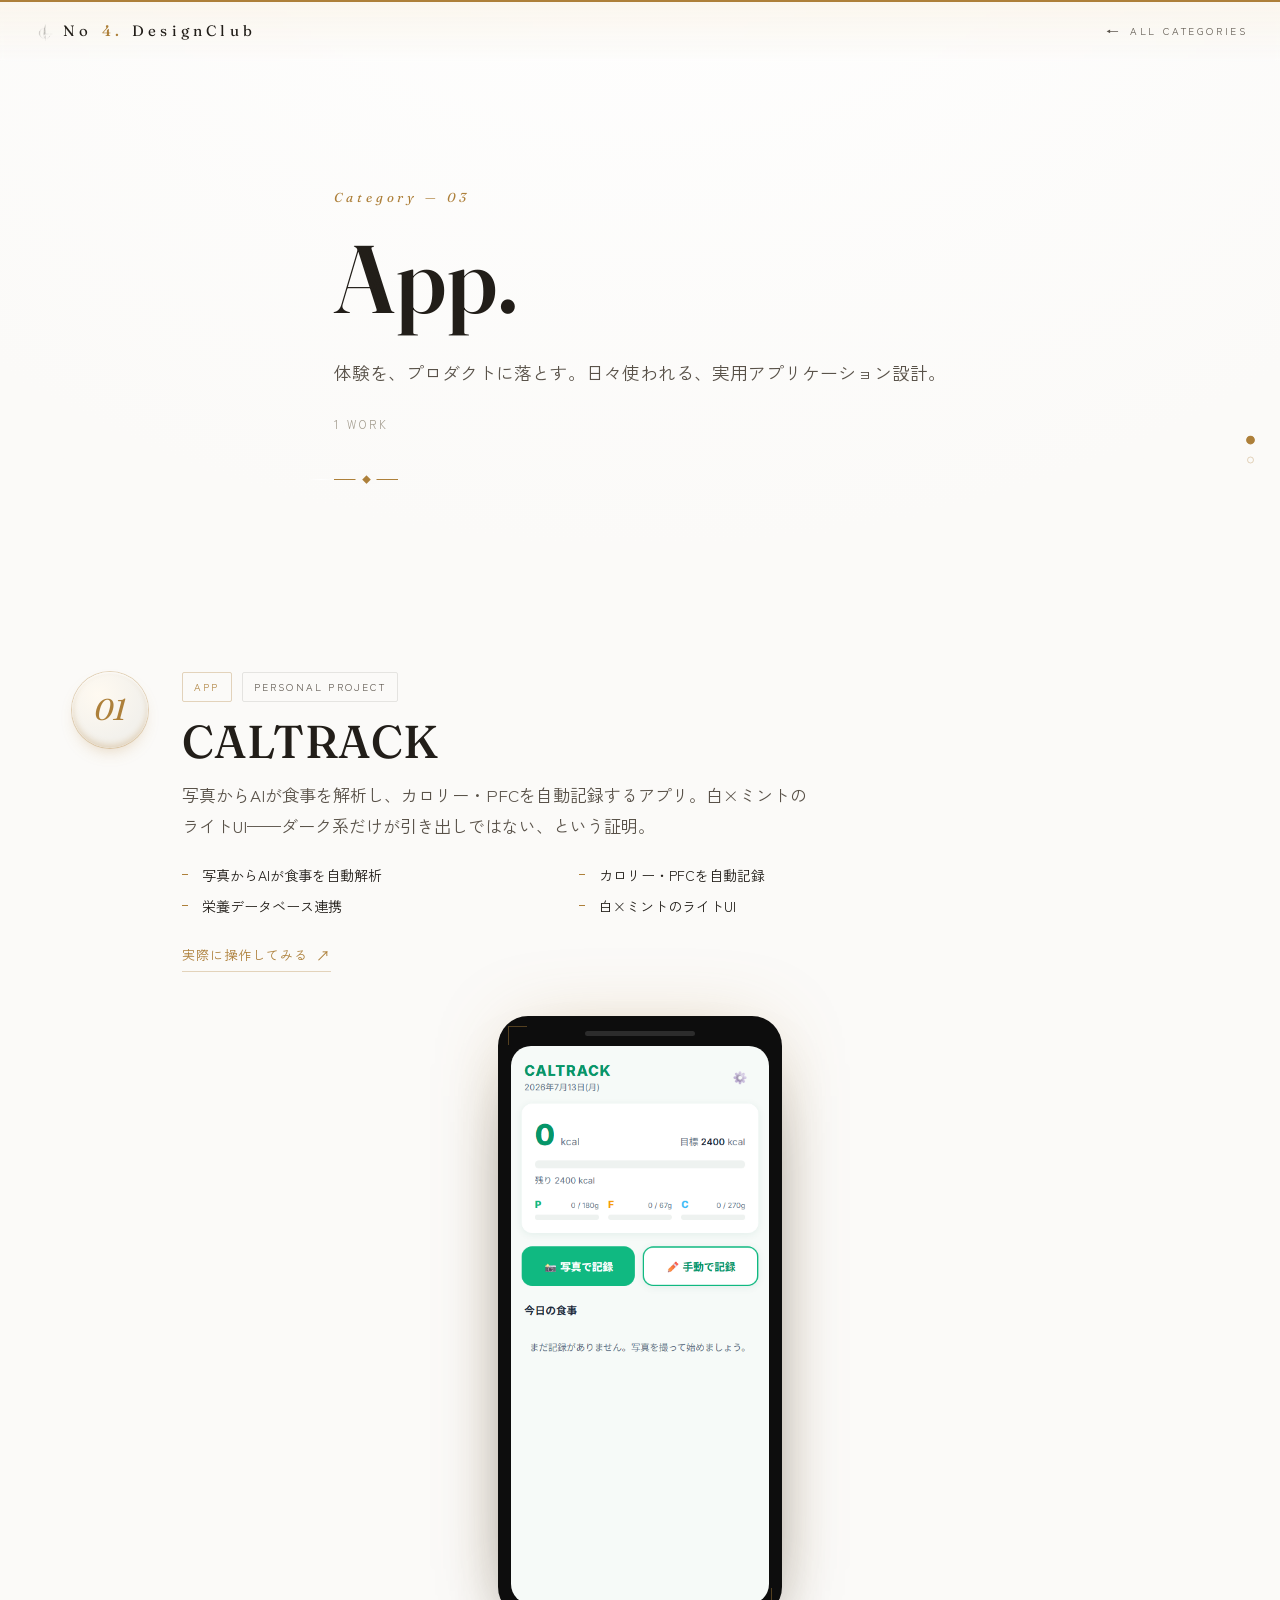
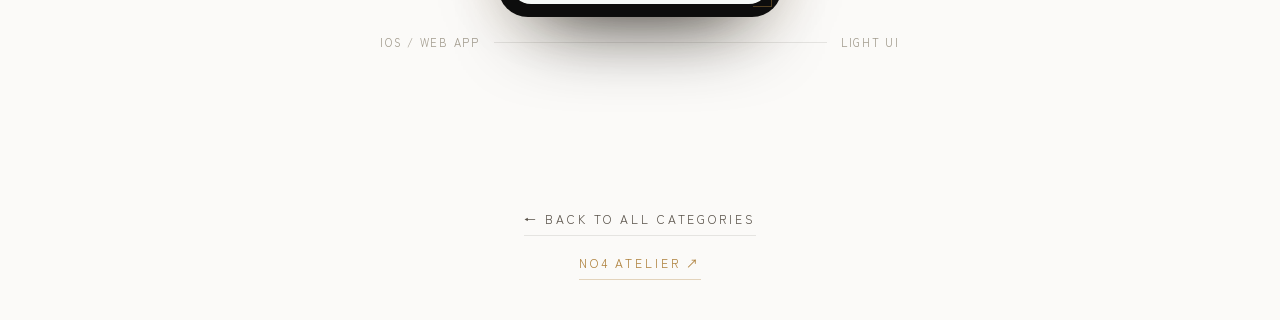
<file: category-app.html>
<!DOCTYPE html>
<html lang="ja">
<head>
<meta charset="UTF-8">
<meta name="viewport" content="width=device-width, initial-scale=1.0">
<title>App — No4.DesignClub</title>
<script>document.documentElement.classList.add('js');</script>
<link rel="preconnect" href="https://fonts.googleapis.com">
<link rel="preconnect" href="https://fonts.gstatic.com" crossorigin>
<link href="https://fonts.googleapis.com/css2?family=Fraunces:ital,opsz,wght@0,9..144,100..900;1,9..144,100..900&family=Zen+Kaku+Gothic+New:wght@400;500;700&family=Noto+Sans+JP:wght@100;300;400;500&display=swap" rel="stylesheet">
<link rel="stylesheet" href="styles.css">
</head>
<body>

<header class="topbar">
  <a class="mark" href="index.html"><img class="mark-icon" src="assets/brand/no4-mark.png" alt="">No<b>4.</b>DesignClub</a>
  <a class="back" href="index.html"><span>&#8592;</span> All Categories</a>
</header>

<nav class="side-nav">
  <a href="#s-hero" class="dot" data-label="App"></a>
  <a href="#s-work-01" class="dot" data-label="01 · Caltrack"></a>
</nav>

<section class="cat-hero" id="s-hero">
  <div class="wrap">
    <div class="no reveal">Category — 03</div>
    <h1 class="serif reveal">App.</h1>
    <p class="tag reveal">体験を、プロダクトに落とす。日々使われる、実用アプリケーション設計。</p>
    <div class="count reveal">1 Work</div>
    <div class="rule reveal"></div>
  </div>
</section>

<div class="wrap">

  <!-- 01 CALTRACK -->
  <section class="work" id="s-work-01">
    <div class="head reveal">
      <div class="idx">01</div>
      <div>
        <div class="tags"><span class="tag-pill">App</span><span class="tag-pill muted">Personal Project</span></div>
        <h3 class="serif">CALTRACK</h3>
        <p class="concept">写真からAIが食事を解析し、カロリー・PFCを自動記録するアプリ。白×ミントのライトUI——ダーク系だけが引き出しではない、という証明。</p>
        <ul>
          <li>写真からAIが食事を自動解析</li>
          <li>カロリー・PFCを自動記録</li>
          <li>栄養データベース連携</li>
          <li>白×ミントのライトUI</li>
        </ul>
        <a class="live-link" href="https://caltrack-kiichi.netlify.app" target="_blank" rel="noopener">実際に操作してみる <span>&#8599;</span></a>
      </div>
    </div>
    <div class="reveal">
      <div class="stage center">
        <div class="phone">
          <div class="notch"></div>
          <div class="screen" style="--pvh:620px"><img src="assets/caltrack/mobile.png" alt="CALTRACK アプリ画面" loading="lazy"></div>
        </div>
      </div>
      <div class="cap-row" style="max-width:520px;margin-left:auto;margin-right:auto"><span>iOS / Web App</span><span class="dotline"></span><span>Light UI</span></div>
    </div>
  </section>

</div>

<section class="back-band">
  <a class="to-hub" href="index.html">&#8592; Back to All Categories</a>
  <a class="to-atelier" href="atelier.html">NO4 ATELIER &#8599;</a>
</section>

<script src="common.js"></script>
</body>
</html>
</file>
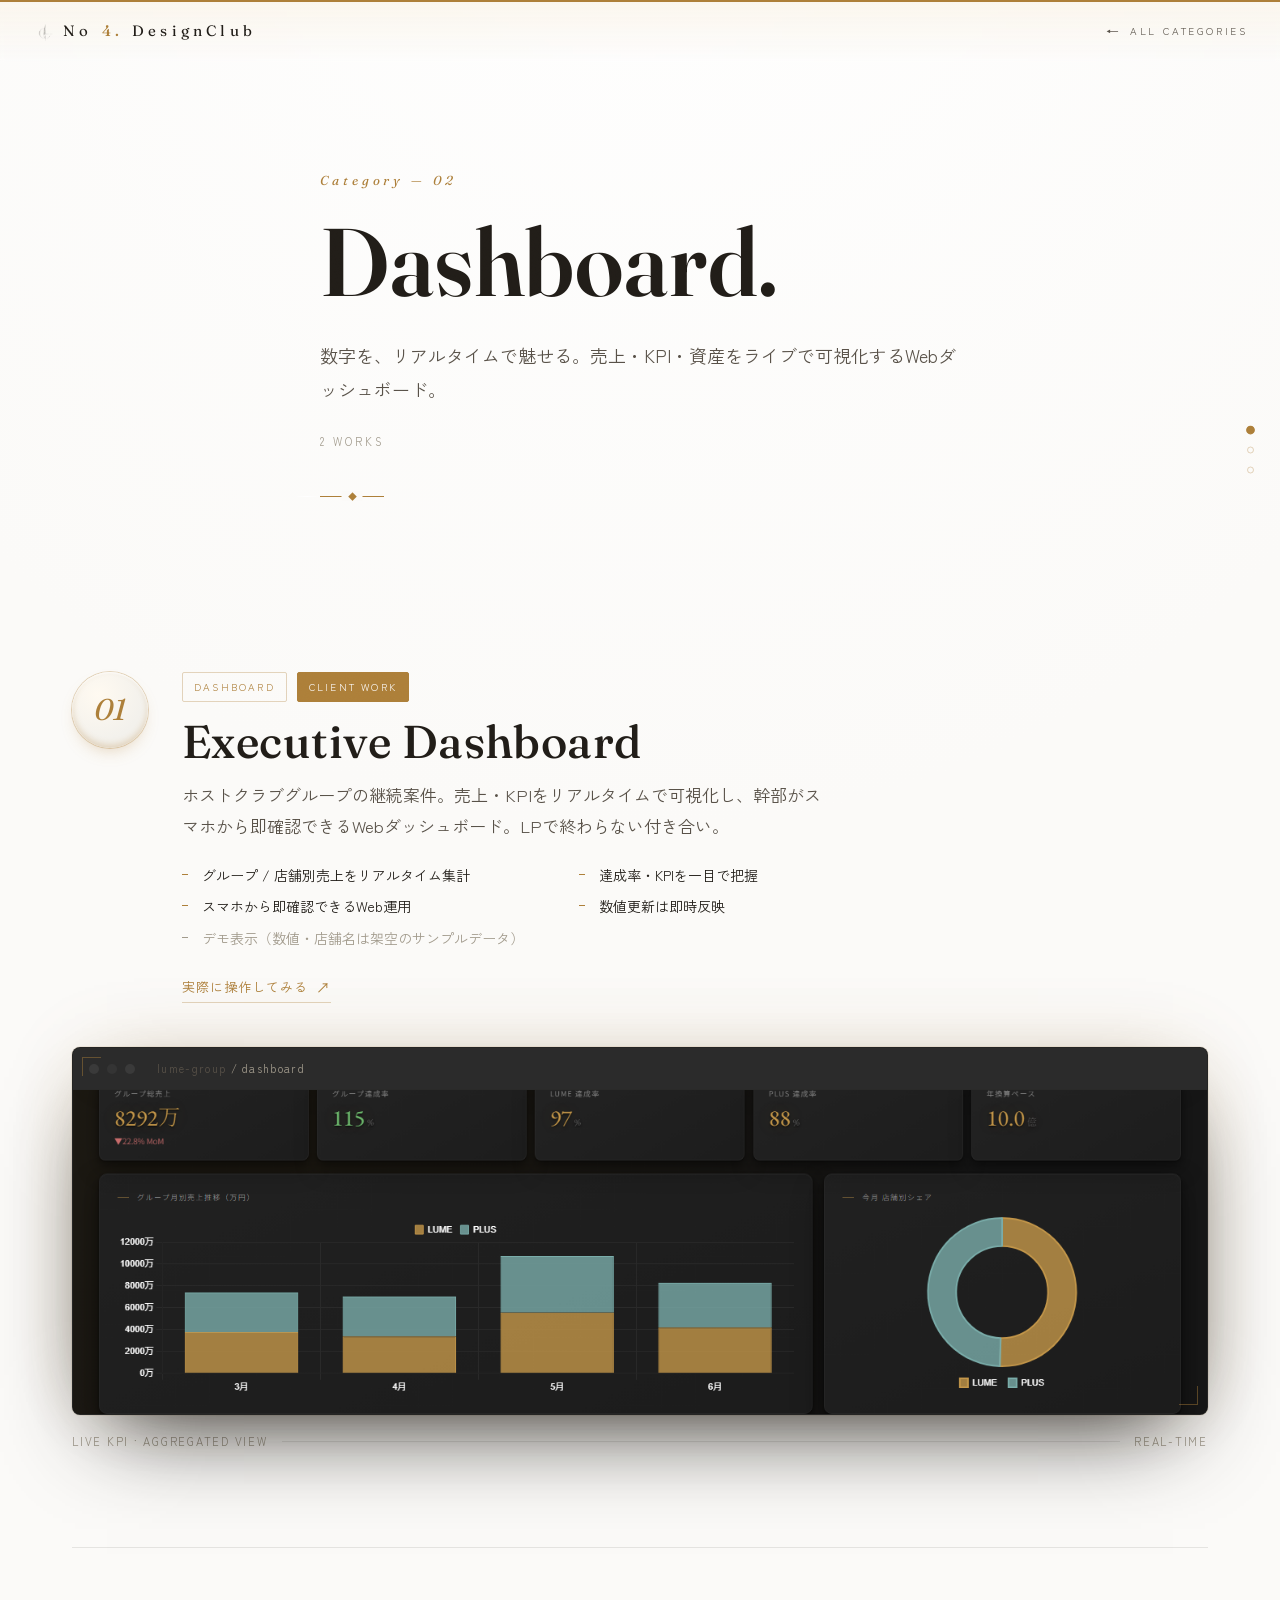
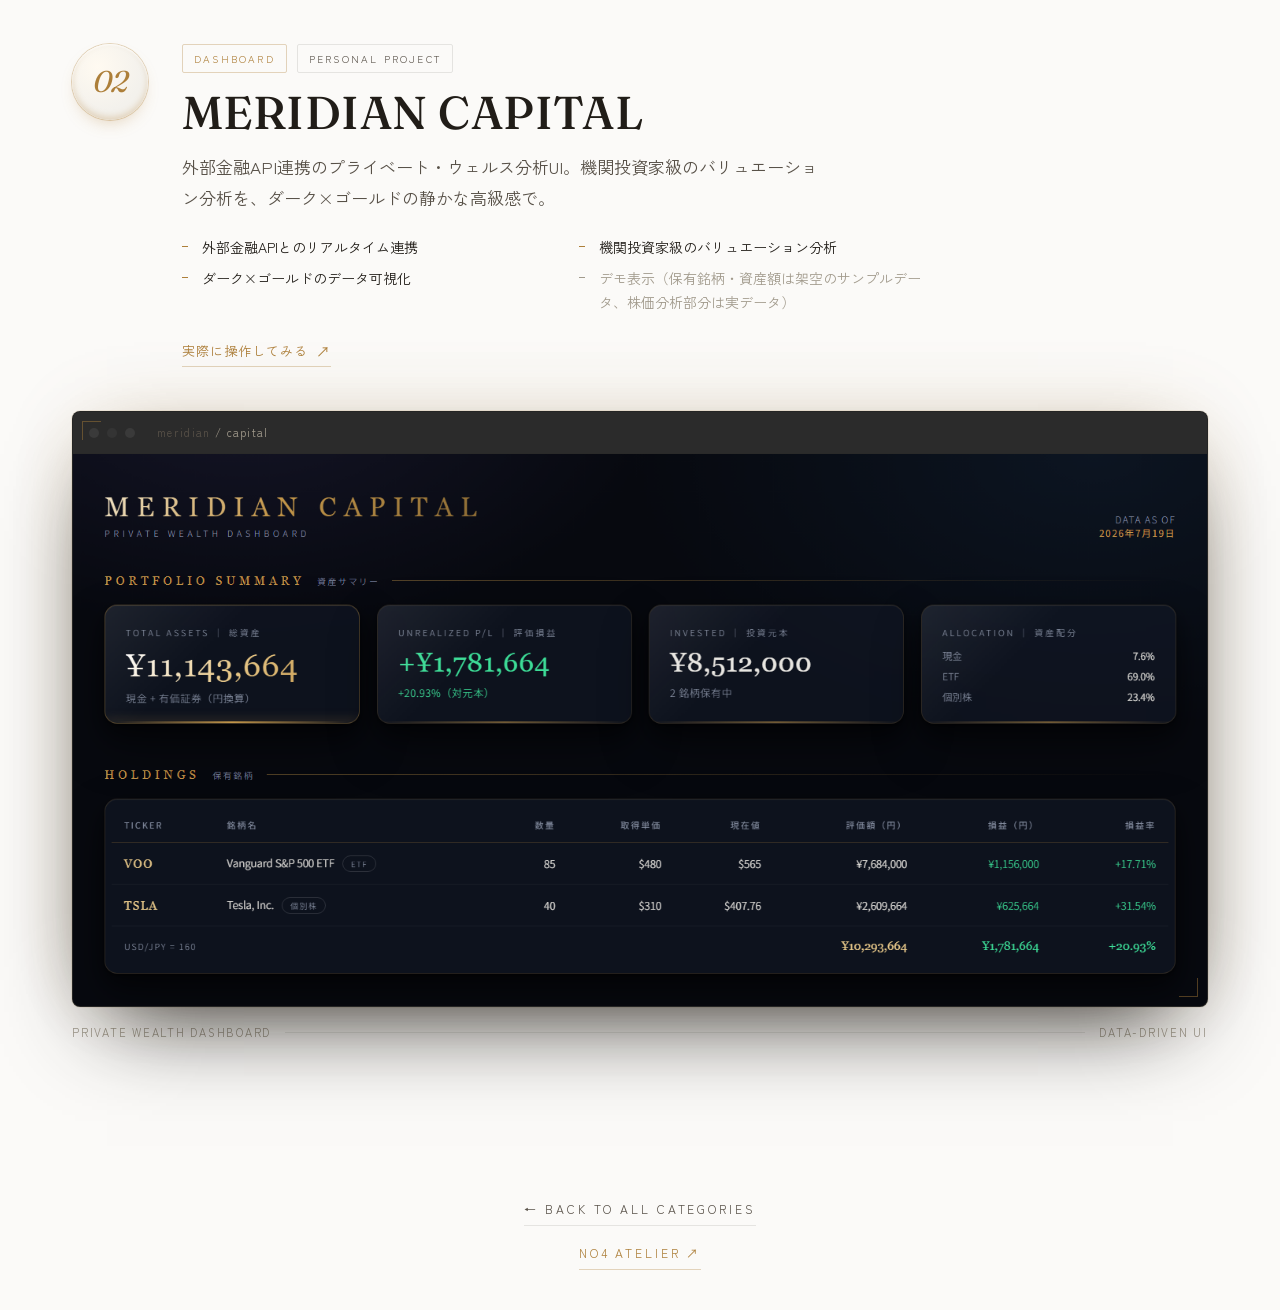
<file: category-dashboard.html>
<!DOCTYPE html>
<html lang="ja">
<head>
<meta charset="UTF-8">
<meta name="viewport" content="width=device-width, initial-scale=1.0">
<title>Dashboard — No4.DesignClub</title>
<script>document.documentElement.classList.add('js');</script>
<link rel="preconnect" href="https://fonts.googleapis.com">
<link rel="preconnect" href="https://fonts.gstatic.com" crossorigin>
<link href="https://fonts.googleapis.com/css2?family=Fraunces:ital,opsz,wght@0,9..144,100..900;1,9..144,100..900&family=Zen+Kaku+Gothic+New:wght@400;500;700&family=Noto+Sans+JP:wght@100;300;400;500&display=swap" rel="stylesheet">
<link rel="stylesheet" href="styles.css">
</head>
<body>

<header class="topbar">
  <a class="mark" href="index.html"><img class="mark-icon" src="assets/brand/no4-mark.png" alt="">No<b>4.</b>DesignClub</a>
  <a class="back" href="index.html"><span>&#8592;</span> All Categories</a>
</header>

<nav class="side-nav">
  <a href="#s-hero" class="dot" data-label="Dashboard"></a>
  <a href="#s-work-01" class="dot" data-label="01 · Executive"></a>
  <a href="#s-work-02" class="dot" data-label="02 · Meridian Capital"></a>
</nav>

<section class="cat-hero" id="s-hero">
  <div class="wrap">
    <div class="no reveal">Category — 02</div>
    <h1 class="serif reveal">Dashboard.</h1>
    <p class="tag reveal">数字を、リアルタイムで魅せる。売上・KPI・資産をライブで可視化するWebダッシュボード。</p>
    <div class="count reveal">2 Works</div>
    <div class="rule reveal"></div>
  </div>
</section>

<div class="wrap">

  <!-- 01 CG DASHBOARD -->
  <section class="work" id="s-work-01">
    <div class="head reveal">
      <div class="idx">01</div>
      <div>
        <div class="tags"><span class="tag-pill">Dashboard</span><span class="tag-pill gold-tag">Client Work</span></div>
        <h3 class="serif">Executive Dashboard</h3>
        <p class="concept">ホストクラブグループの継続案件。売上・KPIをリアルタイムで可視化し、幹部がスマホから即確認できるWebダッシュボード。LPで終わらない付き合い。</p>
        <ul>
          <li>グループ / 店舗別売上をリアルタイム集計</li>
          <li>達成率・KPIを一目で把握</li>
          <li>スマホから即確認できるWeb運用</li>
          <li>数値更新は即時反映</li>
          <li class="note">デモ表示（数値・店舗名は架空のサンプルデータ）</li>
        </ul>
        <a class="live-link" href="demo/lume-group-dashboard.html" target="_blank" rel="noopener">実際に操作してみる <span>&#8599;</span></a>
      </div>
    </div>
    <div class="reveal">
      <div class="stage">
        <div class="browser grow">
          <div class="chrome"><span class="dot"></span><span class="dot"></span><span class="dot"></span><span class="url"><b>lume-group</b> / dashboard</span></div>
          <div class="viewport fit"><img src="assets/cg-dashboard/overview.png" alt="Executive Dashboard 幹部ダッシュボード 集計ビュー" loading="lazy"></div>
        </div>
      </div>
      <div class="cap-row"><span>Live KPI · Aggregated view</span><span class="dotline"></span><span>Real-time</span></div>
    </div>
  </section>

  <!-- 02 MERIDIAN CAPITAL -->
  <section class="work" id="s-work-02">
    <div class="head reveal">
      <div class="idx">02</div>
      <div>
        <div class="tags"><span class="tag-pill">Dashboard</span><span class="tag-pill muted">Personal Project</span></div>
        <h3 class="serif">MERIDIAN CAPITAL</h3>
        <p class="concept">外部金融API連携のプライベート・ウェルス分析UI。機関投資家級のバリュエーション分析を、ダーク×ゴールドの静かな高級感で。</p>
        <ul>
          <li>外部金融APIとのリアルタイム連携</li>
          <li>機関投資家級のバリュエーション分析</li>
          <li>ダーク×ゴールドのデータ可視化</li>
          <li class="note">デモ表示（保有銘柄・資産額は架空のサンプルデータ、株価分析部分は実データ）</li>
        </ul>
        <a class="live-link" href="demo/meridian-capital-dashboard.html" target="_blank" rel="noopener">実際に操作してみる <span>&#8599;</span></a>
      </div>
    </div>
    <div class="reveal">
      <div class="stage">
        <div class="browser grow">
          <div class="chrome"><span class="dot"></span><span class="dot"></span><span class="dot"></span><span class="url"><b>meridian</b> / capital</span></div>
          <div class="viewport" style="--vh:640px"><img src="assets/capital/overview.png" alt="MERIDIAN CAPITAL ダッシュボード" loading="lazy"></div>
        </div>
      </div>
      <div class="cap-row"><span>Private Wealth Dashboard</span><span class="dotline"></span><span>Data-driven UI</span></div>
    </div>
  </section>

</div>

<section class="back-band">
  <a class="to-hub" href="index.html">&#8592; Back to All Categories</a>
  <a class="to-atelier" href="atelier.html">NO4 ATELIER &#8599;</a>
</section>

<script src="common.js"></script>
</body>
</html>
</file>
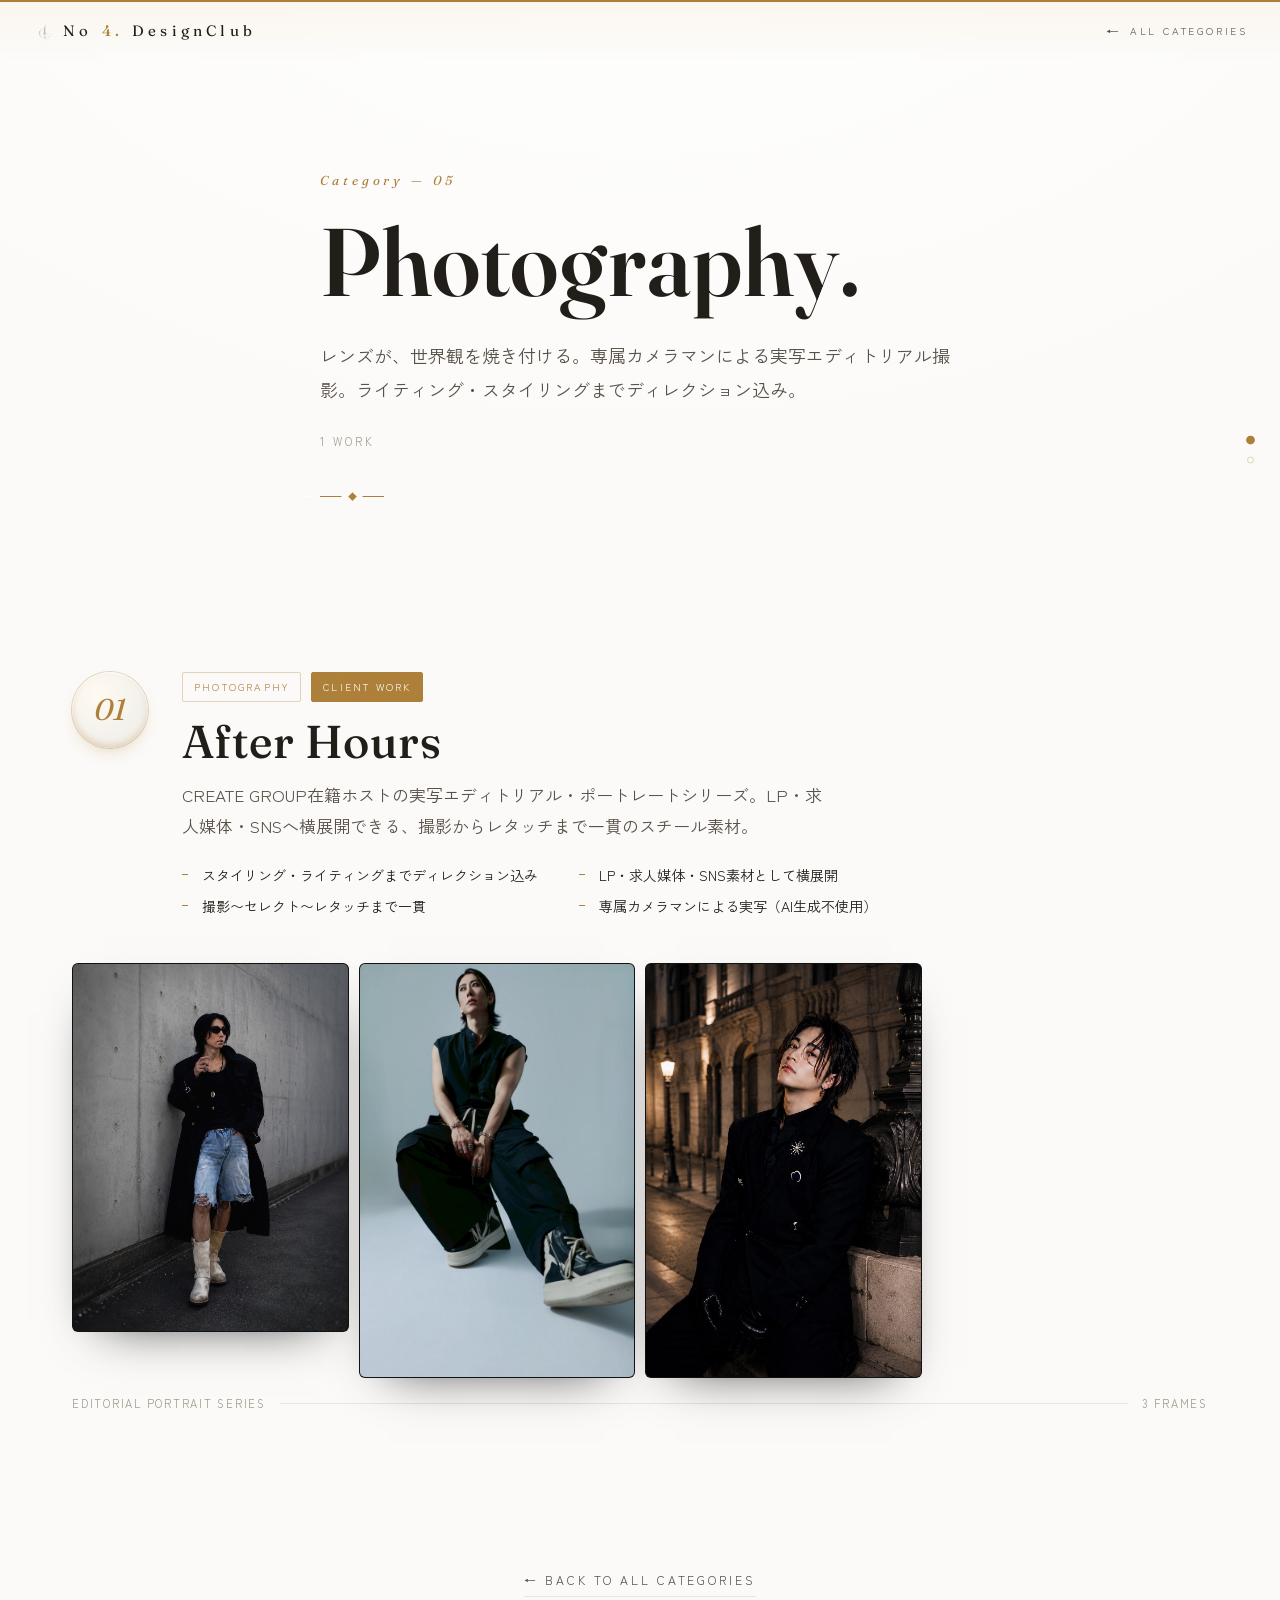
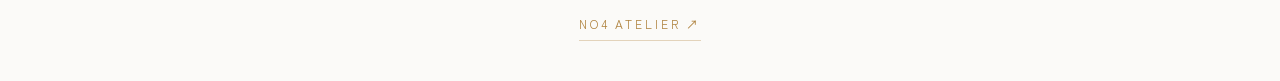
<file: category-photography.html>
<!DOCTYPE html>
<html lang="ja">
<head>
<meta charset="UTF-8">
<meta name="viewport" content="width=device-width, initial-scale=1.0">
<title>Photography — No4.DesignClub</title>
<script>document.documentElement.classList.add('js');</script>
<link rel="preconnect" href="https://fonts.googleapis.com">
<link rel="preconnect" href="https://fonts.gstatic.com" crossorigin>
<link href="https://fonts.googleapis.com/css2?family=Fraunces:ital,opsz,wght@0,9..144,100..900;1,9..144,100..900&family=Zen+Kaku+Gothic+New:wght@400;500;700&family=Noto+Sans+JP:wght@100;300;400;500&display=swap" rel="stylesheet">
<link rel="stylesheet" href="styles.css">
</head>
<body>

<header class="topbar">
  <a class="mark" href="index.html"><img class="mark-icon" src="assets/brand/no4-mark.png" alt="">No<b>4.</b>DesignClub</a>
  <a class="back" href="index.html"><span>&#8592;</span> All Categories</a>
</header>

<nav class="side-nav">
  <a href="#s-hero" class="dot" data-label="Photography"></a>
  <a href="#s-work-01" class="dot" data-label="01 · After Hours"></a>
</nav>

<section class="cat-hero" id="s-hero">
  <div class="wrap">
    <div class="no reveal">Category — 05</div>
    <h1 class="serif reveal">Photography.</h1>
    <p class="tag reveal">レンズが、世界観を焼き付ける。専属カメラマンによる実写エディトリアル撮影。ライティング・スタイリングまでディレクション込み。</p>
    <div class="count reveal">1 Work</div>
    <div class="rule reveal"></div>
  </div>
</section>

<div class="wrap">

  <!-- 01 AFTER HOURS -->
  <section class="work" id="s-work-01">
    <div class="head reveal">
      <div class="idx">01</div>
      <div>
        <div class="tags"><span class="tag-pill">Photography</span><span class="tag-pill gold-tag">Client Work</span></div>
        <h3 class="serif">After Hours</h3>
        <p class="concept">CREATE GROUP在籍ホストの実写エディトリアル・ポートレートシリーズ。LP・求人媒体・SNSへ横展開できる、撮影からレタッチまで一貫のスチール素材。</p>
        <ul>
          <li>スタイリング・ライティングまでディレクション込み</li>
          <li>LP・求人媒体・SNS素材として横展開</li>
          <li>撮影〜セレクト〜レタッチまで一貫</li>
          <li>専属カメラマンによる実写（AI生成不使用）</li>
        </ul>
      </div>
    </div>
    <div class="reveal">
      <div class="stills-grid">
        <div class="cell"><img src="assets/stills/stills_01.jpg" alt="After Hours ポートレート 01" loading="lazy"></div>
        <div class="cell"><img src="assets/stills/stills_02.jpg" alt="After Hours ポートレート 02" loading="lazy"></div>
        <div class="cell"><img src="assets/stills/stills_04.jpg" alt="After Hours ポートレート 03" loading="lazy"></div>
      </div>
      <div class="cap-row"><span>Editorial Portrait Series</span><span class="dotline"></span><span>3 Frames</span></div>
    </div>
  </section>

</div>

<section class="back-band">
  <a class="to-hub" href="index.html">&#8592; Back to All Categories</a>
  <a class="to-atelier" href="atelier.html">NO4 ATELIER &#8599;</a>
</section>

<script src="common.js"></script>
</body>
</html>
</file>
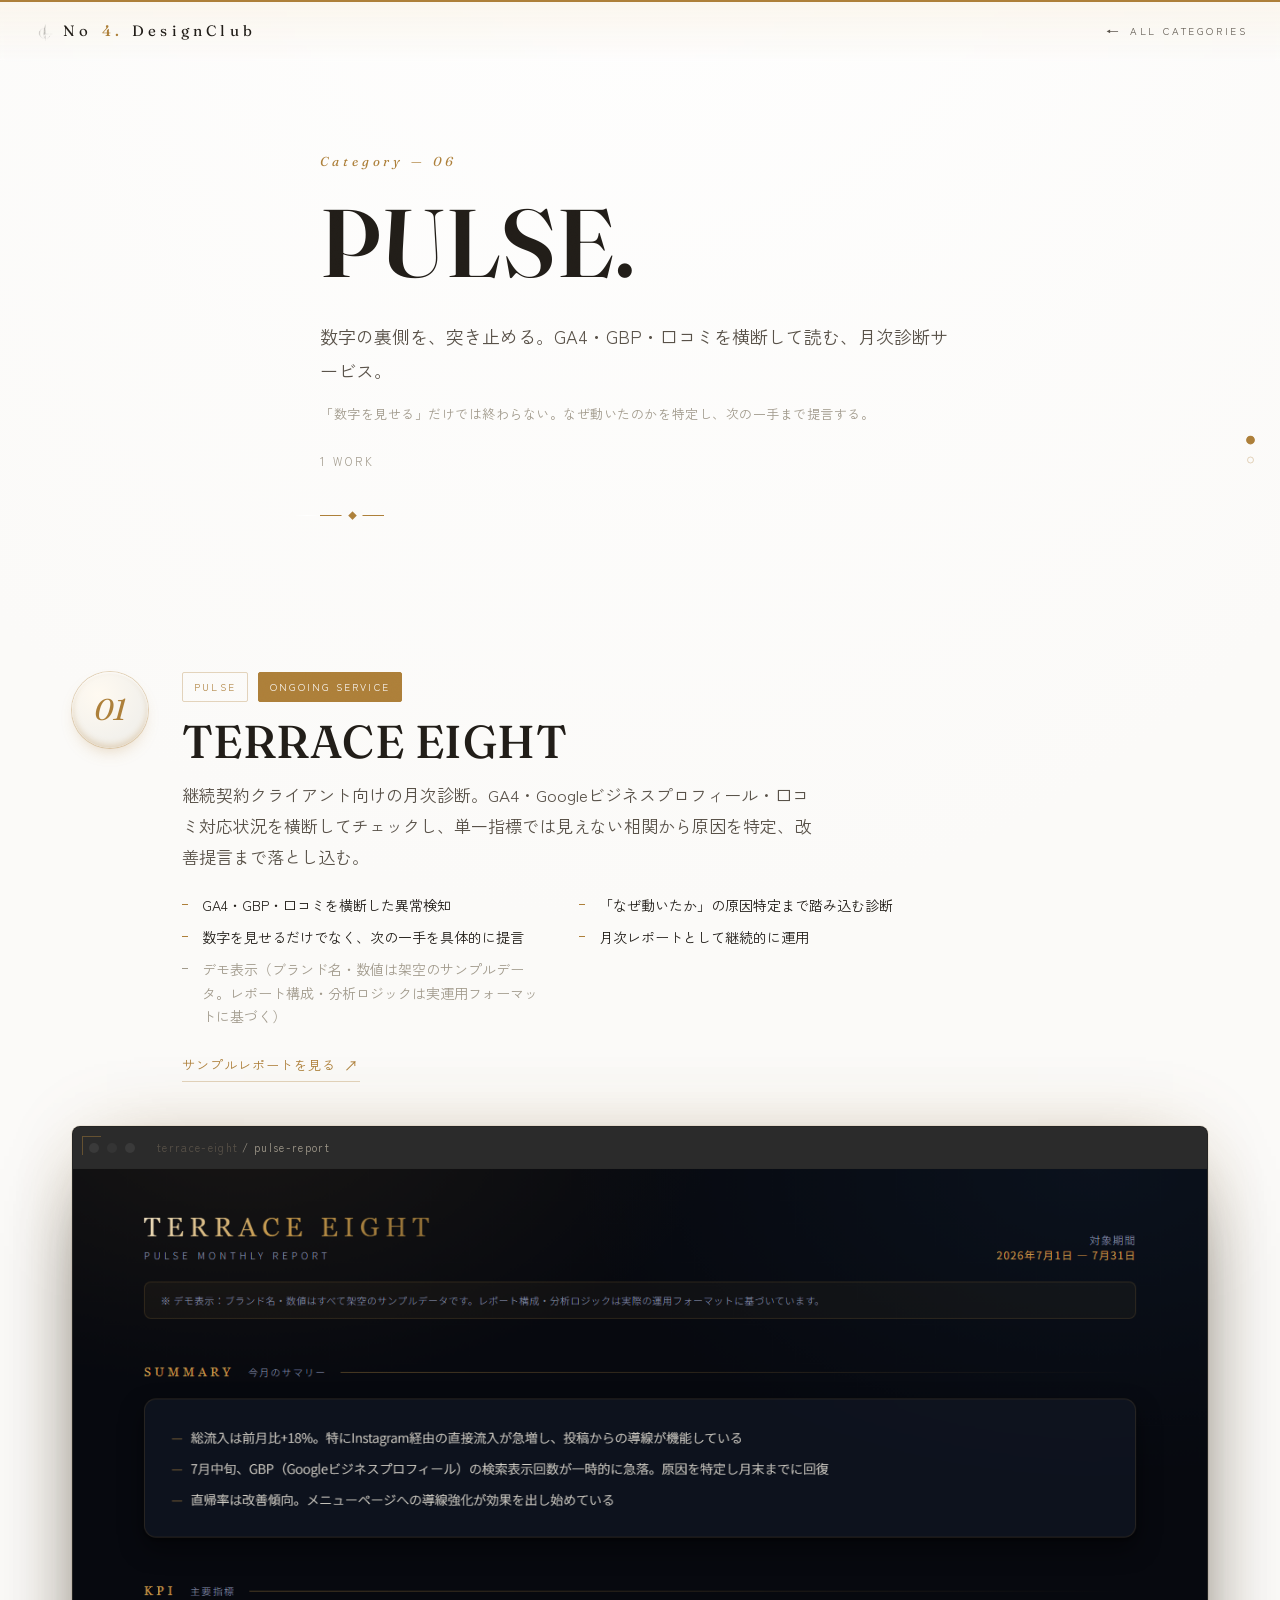
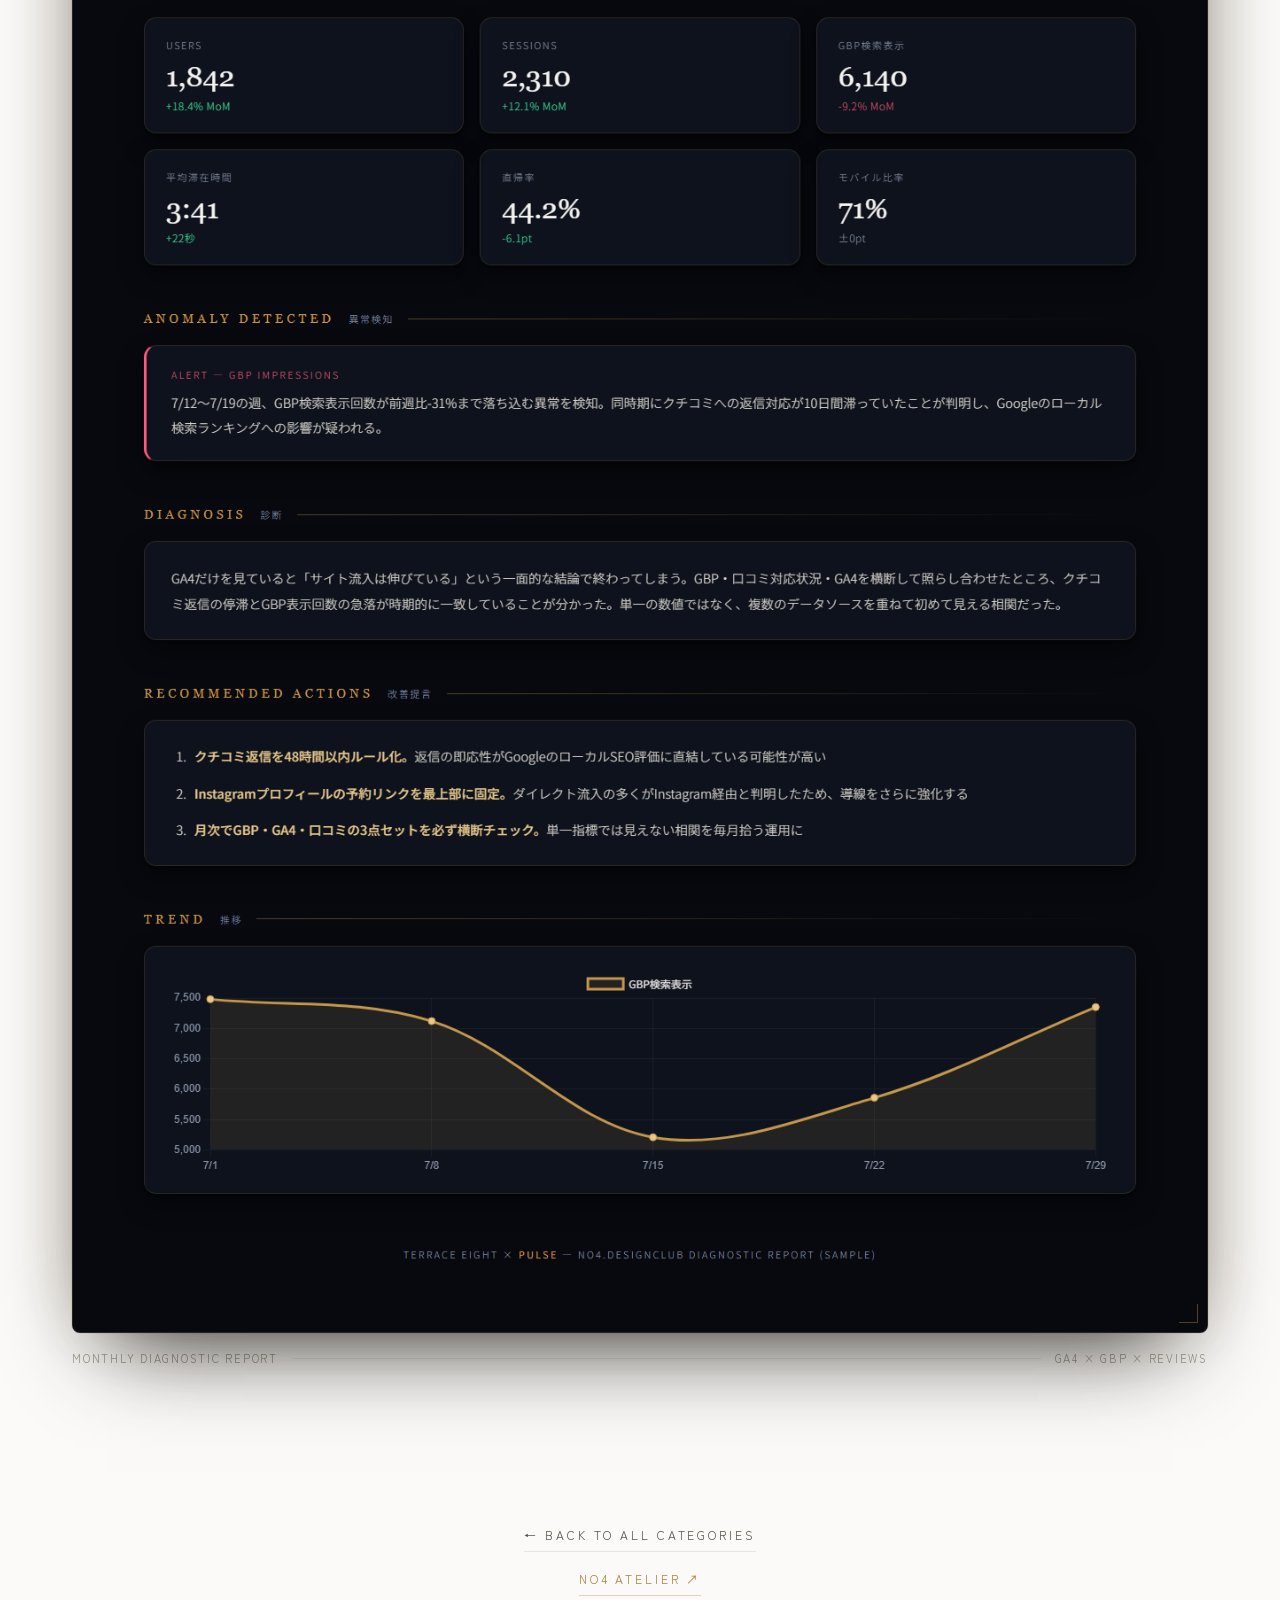
<file: category-pulse.html>
<!DOCTYPE html>
<html lang="ja">
<head>
<meta charset="UTF-8">
<meta name="viewport" content="width=device-width, initial-scale=1.0">
<title>PULSE — No4.DesignClub</title>
<script>document.documentElement.classList.add('js');</script>
<link rel="preconnect" href="https://fonts.googleapis.com">
<link rel="preconnect" href="https://fonts.gstatic.com" crossorigin>
<link href="https://fonts.googleapis.com/css2?family=Fraunces:ital,opsz,wght@0,9..144,100..900;1,9..144,100..900&family=Zen+Kaku+Gothic+New:wght@400;500;700&family=Noto+Sans+JP:wght@100;300;400;500&display=swap" rel="stylesheet">
<link rel="stylesheet" href="styles.css">
</head>
<body>

<header class="topbar">
  <a class="mark" href="index.html"><img class="mark-icon" src="assets/brand/no4-mark.png" alt="">No<b>4.</b>DesignClub</a>
  <a class="back" href="index.html"><span>&#8592;</span> All Categories</a>
</header>

<nav class="side-nav">
  <a href="#s-hero" class="dot" data-label="PULSE"></a>
  <a href="#s-work-01" class="dot" data-label="01 · Terrace Eight"></a>
</nav>

<section class="cat-hero" id="s-hero">
  <div class="wrap">
    <div class="no reveal">Category — 06</div>
    <h1 class="serif reveal">PULSE.</h1>
    <p class="tag reveal">数字の裏側を、突き止める。GA4・GBP・口コミを横断して読む、月次診断サービス。</p>
    <p class="fine reveal">「数字を見せる」だけでは終わらない。なぜ動いたのかを特定し、次の一手まで提言する。</p>
    <div class="count reveal">1 Work</div>
    <div class="rule reveal"></div>
  </div>
</section>

<div class="wrap">

  <!-- 01 PULSE — ongoing diagnostic service -->
  <section class="work" id="s-work-01">
    <div class="head reveal">
      <div class="idx">01</div>
      <div>
        <div class="tags"><span class="tag-pill">PULSE</span><span class="tag-pill gold-tag">Ongoing Service</span></div>
        <h3 class="serif">TERRACE EIGHT</h3>
        <p class="concept">継続契約クライアント向けの月次診断。GA4・Googleビジネスプロフィール・口コミ対応状況を横断してチェックし、単一指標では見えない相関から原因を特定、改善提言まで落とし込む。</p>
        <ul>
          <li>GA4・GBP・口コミを横断した異常検知</li>
          <li>「なぜ動いたか」の原因特定まで踏み込む診断</li>
          <li>数字を見せるだけでなく、次の一手を具体的に提言</li>
          <li>月次レポートとして継続的に運用</li>
          <li class="note">デモ表示（ブランド名・数値は架空のサンプルデータ。レポート構成・分析ロジックは実運用フォーマットに基づく）</li>
        </ul>
        <a class="live-link" href="demo/pulse-sample-report.html" target="_blank" rel="noopener">サンプルレポートを見る <span>&#8599;</span></a>
      </div>
    </div>
    <div class="reveal">
      <div class="stage">
        <div class="browser grow">
          <div class="chrome"><span class="dot"></span><span class="dot"></span><span class="dot"></span><span class="url"><b>terrace-eight</b> / pulse-report</span></div>
          <div class="viewport fit"><img src="assets/pulse/overview.png" alt="PULSE 月次診断レポート サンプル画面" loading="lazy"></div>
        </div>
      </div>
      <div class="cap-row"><span>Monthly Diagnostic Report</span><span class="dotline"></span><span>GA4 × GBP × Reviews</span></div>
    </div>
  </section>

</div>

<section class="back-band">
  <a class="to-hub" href="index.html">&#8592; Back to All Categories</a>
  <a class="to-atelier" href="atelier.html">NO4 ATELIER &#8599;</a>
</section>

<script src="common.js"></script>
</body>
</html>
</file>
<file: styles.css>
.gold-particles{position:fixed;inset:0;z-index:500;pointer-events:none;mix-blend-mode:screen}

:root{
  --bg:#fbfaf8;
  --bg-soft:#f3f1ec;
  --panel:#262626;
  --panel-2:#2b2b2b;
  --gold:#ad7f39;
  --gold-soft:rgba(173,127,57,.45);
  --gold-line:rgba(173,127,57,.32);
  --text:#211d18;
  --muted:#585148;
  --faint:#a19a8c;
  --line:rgba(33,29,24,.10);
  --serif:'Fraunces','Times New Roman','YuMincho','Yu Mincho',serif;
  --sans:'Zen Kaku Gothic New','Noto Sans JP','Hiragino Kaku Gothic ProN','Yu Gothic',-apple-system,sans-serif;
  --maxw:1200px;
}
*{box-sizing:border-box;margin:0;padding:0}
html{scroll-behavior:smooth}
body{
  background:var(--bg);
  color:var(--text);
  font-family:var(--sans);
  font-weight:400;
  line-height:1.75;
  -webkit-font-smoothing:antialiased;
  text-rendering:optimizeLegibility;
  overflow-x:hidden;
}
/* ライトテーマのページ（カテゴリ/ケーススタディ）だけ：単色フラットをやめ、ごく薄い放射状グラデーションで奥行きを出す */
body:not(.noir-top){
  background:radial-gradient(140% 70% at 50% -10%,#ffffff 0%,var(--bg) 55%);
}
/* ページ最上部の細いゴールドの一本線＝意図した明るさであることの署名 */
body:not(.noir-top)::after{
  content:"";position:fixed;top:0;left:0;right:0;height:2px;z-index:201;
  background:var(--gold);pointer-events:none;
}
.wrap{max-width:var(--maxw);margin:0 auto;padding:0 32px}
::selection{background:var(--gold);color:#161616}

/* ---------- ambient background: removed 2026-07-19 ----------
   旧「luxury lounge lighting」演出（ゴールドの滲み・きらめき粒子・ノイズ）は
   Rick Owens型ブルータリズムへの方向転換（project_no4_portfolio.md参照）に伴い廃止。
   装飾で埋めず、写真そのもの（hero-noir等）とタイポで語らせる。 */

/* ---------- film grain（2026-07-19）----------
   装飾ではなく素材の質感。サイト全体に極薄のフィルムグレインを重ね、
   「Brand Film」を作るスタジオらしい写真的な手触りを常時与える。 */
body::before{
  content:"";position:fixed;inset:0;z-index:200;pointer-events:none;
  opacity:.035;mix-blend-mode:overlay;
  background-image:url("data:image/svg+xml;utf8,<svg xmlns='http://www.w3.org/2000/svg'><filter id='n'><feTurbulence type='fractalNoise' baseFrequency='0.85' numOctaves='2' stitchTiles='stitch'/></filter><rect width='100%25' height='100%25' filter='url(%23n)'/></svg>");
  background-size:180px 180px;
}

/* ---------- kinetic headline reveal（2026-07-19）----------
   セクションの主見出しだけ、通常のreveal（fade+translateY）にブラーを重ねて
   「像が合っていく」ような特別な立ち上がりにする。多用しない＝主見出し限定。 */
.js .reveal.reveal-headline{
  filter:blur(14px);
  transition:opacity .9s cubic-bezier(.16,1,.3,1),transform .9s cubic-bezier(.16,1,.3,1),filter 1.15s cubic-bezier(.16,1,.3,1);
}
.js .reveal.reveal-headline.in{filter:blur(0)}
@media (prefers-reduced-motion:reduce){
  .reveal-headline{filter:none}
}

/* ---------- typography helpers ---------- */
.serif{font-family:var(--serif)}
.eyebrow{
  font-family:var(--sans);
  font-weight:400;
  font-size:11px;
  letter-spacing:.42em;
  text-transform:uppercase;
  color:var(--gold);
}
h1,h2,h3{font-family:var(--serif);font-weight:500;line-height:1.15}

/* ---------- reveal motion ---------- */
.js .reveal{opacity:0;transform:translateY(22px);transition:opacity .9s cubic-bezier(.16,1,.3,1),transform .9s cubic-bezier(.16,1,.3,1)}
.js .reveal.in{opacity:1;transform:none}
.js .reveal.reveal-left{transform:translateX(-26px)}
.js .reveal.reveal-left.in{transform:none}
@media (prefers-reduced-motion:reduce){
  .js .reveal{opacity:1;transform:none;transition:none}
  html{scroll-behavior:auto}
}

/* ---------- top bar ---------- */
.topbar{
  position:fixed;top:0;left:0;right:0;z-index:50;
  display:flex;align-items:center;justify-content:space-between;
  padding:18px 32px;
  background:linear-gradient(to bottom,rgba(250,245,236,.92),rgba(250,245,236,0));
  backdrop-filter:blur(2px);
}
.topbar .mark{font-family:var(--serif);font-size:15px;letter-spacing:.28em;color:var(--text);text-decoration:none;pointer-events:auto;display:inline-flex;align-items:center;gap:9px}
.topbar .mark-icon{height:19px;width:auto}
.topbar .mark b{color:var(--gold);font-weight:500}
.topbar .meta{font-size:10px;letter-spacing:.34em;color:var(--faint);text-transform:uppercase;pointer-events:none}
.topbar .back{
  pointer-events:auto;font-size:10px;letter-spacing:.28em;text-transform:uppercase;color:var(--muted);
  text-decoration:none;display:flex;align-items:center;gap:8px;transition:color .25s ease;
}
.topbar .back:hover{color:var(--gold)}
.topbar .back span{font-size:13px}

/* トップページ限定：hero-noir（暗い写真ヒーロー）に合わせてトップバーを反転 */
.noir-top .topbar{
  height:72px;padding-top:0;padding-bottom:0;
  background:rgba(8,8,8,.35);
  backdrop-filter:blur(10px);-webkit-backdrop-filter:blur(10px);
  border-bottom:1px solid rgba(255,255,255,.08);
}
.noir-top .topbar .mark{color:#f5f4f1}
.noir-top .topbar .meta{color:rgba(245,244,241,.55)}

/* ---------- hero ---------- */
.hero{
  min-height:100vh;display:flex;flex-direction:column;justify-content:center;
  position:relative;padding:120px 0 80px;
}
.hero .no{font-family:var(--serif);font-style:italic;font-size:14px;letter-spacing:.3em;color:var(--gold);margin-bottom:26px}
.hero h1{
  font-size:clamp(36px,6vw,84px);
  font-weight:600;
  font-variation-settings:'opsz' 144;
  letter-spacing:.01em;
  line-height:.98;
  color:#f5f4f1;
}
.hero h1 .club{
  display:block;
  color:var(--gold);font-style:italic;font-size:.62em;letter-spacing:.06em;margin-top:.12em;
}
.hero .tag{
  margin-top:40px;max-width:640px;
  font-size:clamp(15px,1.4vw,18px);font-weight:400;color:var(--muted);
  line-height:1.9;
}
.hero .tag b{color:var(--text);font-weight:500}
.hero .wrap{position:relative;z-index:3}
.hero .brand-lockup{display:inline-block;text-align:center}
.hero .brand-icon{height:104px;width:auto;margin:0 auto 24px;display:block}

/* ---------- hero-noir: photographic hero (2026-07-19, Rick Owens方向 / 2026-07-19 ゴールドデュオトーン+ボトムフェード追加) ---------- */
.hero-noir{background:#050505;color:#f5f4f1;overflow:hidden;z-index:0}
.hero-noir .hero-bg{
  position:absolute;inset:-3% -3%;z-index:-3;
  background-image:var(--hero-img);background-size:cover;background-position:var(--hero-pos, center right);
  animation:heroKenBurns 28s ease-in-out infinite alternate;
  will-change:transform;
}
@keyframes heroKenBurns{
  0%{transform:scale(1)}
  100%{transform:scale(1.055)}
}
/* グレースケール写真にゴールドの色相だけを乗せるデュオトーン（mix-blend-mode:colorは背景の輝度を保ったまま色相/彩度だけ上書きする） */
.hero-noir .hero-duotone{
  display:none;
  position:absolute;inset:0;z-index:-2;
  background:radial-gradient(130% 95% at 78% 12%,#e7c48a 0%,#8a5f28 42%,#180f07 80%);
  mix-blend-mode:color;
  opacity:.92;
}
.hero-noir .hero-scrim{
  position:absolute;inset:0;z-index:-1;
  background:
    linear-gradient(90deg,rgba(5,5,5,.92) 0%,rgba(5,5,5,.74) 30%,rgba(5,5,5,.32) 56%,rgba(5,5,5,.04) 78%,rgba(5,5,5,0) 100%),
    linear-gradient(0deg,rgba(5,5,5,.55) 0%,rgba(5,5,5,0) 32%);
}
/* ヒーロー下端はごく薄い暗色フェードのみ（次のStatementも深い黒なので白へ溶かす必要がない） */
.hero-noir::after{
  content:"";position:absolute;left:0;right:0;bottom:0;height:120px;z-index:1;
  background:linear-gradient(to bottom,rgba(5,5,5,0) 0%,rgba(5,5,5,.5) 100%);
  pointer-events:none;
}
/* カーソル追従スポットライト（signature interaction・2026-07-19）：暗い面にマウスを近づけると光が差し込む */
.hero-noir .hero-spot{
  position:absolute;inset:0;z-index:0;pointer-events:none;
  background:radial-gradient(circle 340px at var(--sx,50%) var(--sy,42%),rgba(255,210,145,.5) 0%,rgba(255,210,145,0) 72%);
  mix-blend-mode:screen;
  opacity:0;transition:opacity .5s ease;
}
.has-fine-cursor .hero-noir.spot-active .hero-spot{opacity:1}
.hero-noir .no{color:var(--gold)}
.hero-noir .tag{color:rgba(245,244,241,.72)}
.hero-noir .tag b{color:#fff}
.hero-noir .rule{background:var(--gold)}
.hero-noir .rule::before{background:#050505}
/* scroll-cueはボトムフェードで明るくなった位置に乗るため、暗色側ではなく淡色背景向けの配色にする */
.hero-noir .scroll-cue{color:var(--muted);z-index:2}
.hero-noir .scroll-cue::before{background:var(--muted)}
@media (max-width:900px){
  .hero-noir .hero-bg{background-position:65% center}
}
@media (prefers-reduced-motion:reduce){
  .hero-noir .hero-bg{animation:none}
}
.rule{width:64px;height:1px;background:var(--gold);opacity:.85;margin:44px 0 0;position:relative;overflow:visible}
.rule::before{
  content:"\25C6";position:absolute;left:50%;top:50%;transform:translate(-50%,-50%);
  font-size:9px;color:var(--gold);background:var(--bg);padding:0 6px;line-height:1;
}
.rule::after{
  content:"";position:absolute;top:0;left:-40%;width:40%;height:100%;
  background:linear-gradient(90deg,transparent,rgba(255,255,255,.95),transparent);
  animation:sweep 5.5s ease-in-out infinite;
}
@keyframes sweep{
  0%{left:-40%}
  55%{left:110%}
  100%{left:110%}
}
@media (prefers-reduced-motion:reduce){
  .rule::after{animation:none;display:none}
}
.scroll-cue{
  position:absolute;bottom:34px;left:32px;
  font-size:10px;letter-spacing:.35em;text-transform:uppercase;color:var(--faint);
  display:flex;align-items:center;gap:12px;
}
.scroll-cue::before{content:"";width:38px;height:1px;background:var(--faint)}

/* ---------- category hero (smaller, per-category pages) ---------- */
.cat-hero{min-height:64vh;display:flex;flex-direction:column;justify-content:center;position:relative;padding:150px 0 60px}
.cat-hero .no{font-family:var(--serif);font-style:italic;font-size:13px;letter-spacing:.3em;color:var(--gold);margin-bottom:22px}
.cat-hero h1{
  font-size:clamp(44px,7.5vw,96px);font-weight:600;letter-spacing:.01em;line-height:.98;
  color:var(--text);
}
.cat-hero .tag{margin-top:30px;max-width:640px;font-size:clamp(15px,1.4vw,18px);color:var(--muted);line-height:1.9}
.cat-hero .fine{font-family:var(--sans);font-size:13px;color:var(--faint);margin-top:16px;letter-spacing:.04em}
.cat-hero .count{margin-top:26px;font-size:11px;letter-spacing:.28em;text-transform:uppercase;color:var(--faint)}

/* ---------- dark journey (Statement〜Closing共通の1枚背景) ---------- */
.dark-journey{position:relative;overflow:hidden}
.dark-journey::before{
  content:"";position:absolute;inset:0;z-index:0;
  background-image:url('assets/hero/journey_bg_single_notext.jpg');
  background-size:cover;background-position:center top;
}

/* ---------- statement ---------- */
.statement{padding:120px 0;position:relative}
.statement::after{
  content:"";position:absolute;inset:0;z-index:0;
  background:rgba(0,0,0,.32);
}
.statement .wrap{position:relative;z-index:1}
.statement .grid{display:grid;grid-template-columns:.9fr 1.6fr;gap:56px;align-items:start}
.statement .eyebrow{display:block;margin-bottom:18px}
.statement .k{font-family:var(--serif);font-size:26px;line-height:1.4;color:#f5f4f1;text-shadow:0 2px 18px rgba(0,0,0,.7)}
.statement p{font-size:19px;line-height:2.05;font-weight:400;color:#f5f4f1}
.statement p + p{margin-top:40px}
.statement p .g,.statement .k .g{color:var(--gold);font-family:var(--serif);font-style:italic;font-weight:500}

/* ---------- section head (Works) ---------- */
.band{padding:70px 0 10px;position:relative}
.band::after{
  content:"";position:absolute;inset:0;z-index:0;
  background:rgba(0,0,0,.38);
}
.band .wrap{position:relative;z-index:1}
.band .eyebrow{display:block;margin-bottom:16px}
.band h2{font-size:clamp(34px,5vw,60px);color:#f5f4f1}
.band .sub{margin-top:14px;color:#d8d2c6;font-size:15px;max-width:520px}

/* ---------- category cards (hub) ---------- */
.cat-grid{display:flex;flex-wrap:wrap;justify-content:center;gap:1px;background:var(--line);border:1px solid var(--line);margin-top:48px}
.cat-card{
  flex:0 0 calc((100% - 2px) / 3);max-width:calc((100% - 2px) / 3);
  position:relative;background:#0a0a0a;padding:44px 34px;min-height:270px;
  display:flex;flex-direction:column;text-decoration:none;color:inherit;
  overflow:hidden;isolation:isolate;
  transition:background .3s ease;
  --sx:50%;--sy:40%;
}
.cat-card:hover{background:#141414}
.cat-card .bg{position:absolute;inset:0;z-index:-1;overflow:hidden}
.cat-card .bg img{
  width:100%;height:100%;object-fit:cover;object-position:center center;
  opacity:1;filter:saturate(1.05) contrast(1.02);
  transform:scale(1.06);
  transition:opacity .5s ease,filter .5s ease,transform .8s cubic-bezier(.16,1,.3,1);
}
.cat-card .bg::after{
  content:"";position:absolute;inset:0;
  background:linear-gradient(to top,rgba(0,0,0,.78) 0%,rgba(0,0,0,.05) 55%,rgba(0,0,0,0) 100%);
}
.cat-card .bg::before{
  content:"";position:absolute;inset:0;z-index:2;pointer-events:none;
  background:radial-gradient(circle 200px at var(--sx) var(--sy),rgba(255,210,145,.55) 0%,rgba(255,210,145,0) 75%);
  mix-blend-mode:screen;
  opacity:0;transition:opacity .35s ease;
}
.has-fine-cursor .cat-card.spot-active .bg::before{opacity:1}
.cat-card:hover .bg img{opacity:1;filter:saturate(1.15) contrast(1.05);transform:scale(1.12)}
.cat-card .n{font-family:var(--serif);font-style:italic;color:#d9b878;font-size:15px;margin-bottom:26px}
.cat-card h3{font-family:var(--serif);font-size:clamp(26px,2.4vw,32px);font-weight:500;letter-spacing:.01em;margin-bottom:14px;color:#f5f4f1}
.cat-card p{
  font-size:13.5px;color:#e5e2da;font-weight:400;line-height:2.15;flex:1;
}
.cat-card .meta-row{
  margin-top:22px;display:flex;align-items:center;justify-content:space-between;
  font-size:10px;letter-spacing:.2em;text-transform:uppercase;color:rgba(245,244,241,.7);font-weight:500;
}
.cat-card .arrow{font-size:14px;color:var(--gold);transition:transform .25s ease}
.cat-card:hover .arrow{transform:translate(4px,-4px)}
@media (max-width:900px){.cat-card{flex-basis:calc((100% - 1px) / 2);max-width:calc((100% - 1px) / 2)}}
@media (max-width:560px){.cat-card{flex-basis:100%;max-width:100%}}

/* ---------- work block ---------- */
.work{padding:96px 0;border-top:1px solid var(--line)}
.work:first-of-type{border-top:none}
.work .head{display:grid;grid-template-columns:auto 1fr;gap:34px;align-items:start;margin-bottom:44px}
.work .idx{
  font-family:var(--serif);font-style:italic;font-size:30px;line-height:1;color:var(--gold);
  width:76px;height:76px;border-radius:50%;display:flex;align-items:center;justify-content:center;
  background:radial-gradient(circle at 34% 30%,#fffaf1,var(--bg-soft) 62%);
  box-shadow:inset 0 1px 2px rgba(255,255,255,.9),inset 0 -3px 6px rgba(179,130,58,.28),0 8px 18px -8px rgba(179,130,58,.4),0 0 0 1px var(--gold-line);
}
.work .tags{display:flex;gap:10px;flex-wrap:wrap;margin-bottom:14px}
.tag-pill{
  font-size:10px;letter-spacing:.22em;text-transform:uppercase;color:var(--gold);
  border:1px solid var(--gold-line);border-radius:2px;padding:5px 11px;
  font-weight:400;
}
.tag-pill.muted{color:var(--muted);border-color:var(--line)}
.tag-pill.gold-tag{background:var(--gold);color:#fff;border-color:var(--gold)}
.work h3{font-size:clamp(30px,4vw,46px);letter-spacing:.01em}
.work .concept{margin-top:12px;font-size:17px;color:var(--muted);font-weight:400;max-width:640px;line-height:1.8}
.work ul{list-style:none;margin-top:22px;display:grid;grid-template-columns:1fr 1fr;gap:8px 34px;max-width:760px}
.work li{position:relative;padding-left:20px;font-size:14px;color:var(--text);font-weight:400;line-height:1.7}
.work li::before{content:"";position:absolute;left:0;top:.72em;width:6px;height:1px;background:var(--gold)}
.work li.note{color:var(--faint)}
.work li.note::before{background:var(--faint)}
.live-link{
  display:inline-flex;align-items:center;gap:8px;margin-top:24px;
  font-family:var(--sans);font-size:13px;letter-spacing:.08em;color:var(--gold);
  text-decoration:none;border-bottom:1px solid var(--gold-line);padding-bottom:3px;
  transition:border-color .25s ease,gap .25s ease;
}
.live-link span{font-size:14px;transition:transform .25s ease}
.live-link:hover{border-color:var(--gold);gap:11px}
.live-link:hover span{transform:translate(2px,-2px)}

/* ---------- visual stage ---------- */
.stage{display:flex;gap:26px;align-items:stretch}
.stage.center{justify-content:center}
.stage .grow{flex:1;min-width:0}

/* ---------- case study (flagship deep-dive, 2026-07-24) ---------- */
.case-hero{margin-bottom:10px}
.case-hero .idx{display:block;font-family:var(--serif);font-style:italic;color:var(--gold);font-size:14px;letter-spacing:.24em;margin-bottom:20px}
.case-hero h3{font-size:clamp(38px,5.6vw,64px);letter-spacing:.01em;margin-bottom:20px}
.case-hero .lead{font-size:18px;line-height:1.9;color:var(--muted);max-width:640px}
.case-meta{display:grid;grid-template-columns:repeat(4,1fr);gap:1px;background:var(--line);border:1px solid var(--line);margin-top:44px}
.case-meta div{background:var(--bg);padding:20px 22px}
.case-meta .k{font-size:10px;letter-spacing:.2em;text-transform:uppercase;color:var(--faint);margin-bottom:8px}
.case-meta .v{font-size:14px;color:var(--text);line-height:1.5}

.case-section{margin-top:70px;max-width:720px}
.case-section .n{font-family:var(--serif);font-style:italic;color:var(--gold);font-size:13px;letter-spacing:.2em;margin-bottom:14px;display:block}
.case-section h4{font-size:clamp(21px,2.4vw,28px);margin-bottom:16px;font-weight:500}
.case-section p{font-size:15.5px;line-height:1.95;color:var(--muted)}
.case-section p+p{margin-top:16px}

.case-art{margin-top:70px}
.case-art .n{font-family:var(--serif);font-style:italic;color:var(--gold);font-size:13px;letter-spacing:.2em;margin-bottom:14px;display:block}
.case-art h4{font-size:clamp(21px,2.4vw,28px);margin-bottom:16px;font-weight:500}
.case-art p{font-size:15.5px;line-height:1.95;color:var(--muted);max-width:720px}
.case-type-sample{margin-top:28px;padding:36px;border:1px solid var(--line);background:var(--bg-soft);max-width:640px}
.case-type-sample .en{font-family:'EB Garamond',serif;font-style:italic;font-size:32px;color:var(--text);line-height:1.3}
.case-type-sample .ja{font-family:'Noto Sans JP',sans-serif;font-weight:100;font-size:16px;color:var(--muted);margin-top:14px;letter-spacing:.04em}
.case-art .swatches{display:flex;gap:14px;margin-top:22px}
.case-swatch{width:56px;height:56px;border-radius:4px}

.case-results{margin-top:70px;display:grid;grid-template-columns:1fr 1fr;gap:1px;background:var(--line);border:1px solid var(--line)}
.case-results>div{background:var(--bg);padding:32px 30px}
.case-results .label{font-size:10px;letter-spacing:.22em;text-transform:uppercase;color:var(--faint);margin-bottom:16px}
.case-results ul{list-style:none}
.case-results li{position:relative;padding-left:18px;font-size:14px;color:var(--text);line-height:1.8;margin-bottom:10px}
.case-results li:last-child{margin-bottom:0}
.case-results li::before{content:"";position:absolute;left:0;top:.78em;width:6px;height:1px;background:var(--gold)}

.case-next{margin-top:90px;padding-top:46px;border-top:1px solid var(--line)}
.case-next .lbl{font-size:10px;letter-spacing:.24em;text-transform:uppercase;color:var(--faint)}
.case-next a{display:inline-block;margin-top:14px;font-family:var(--serif);font-size:clamp(26px,3.6vw,40px);color:var(--text);text-decoration:none;transition:color .25s ease}
.case-next a:hover{color:var(--gold)}
@media (max-width:900px){
  .case-meta{grid-template-columns:1fr 1fr}
  .case-results{grid-template-columns:1fr}
}

/* gilded corner accents shared by all frame types */
.browser,.phone,.film{position:relative}
.browser::before,.browser::after,
.phone::before,.phone::after,
.film::before,.film::after{
  content:"";position:absolute;width:18px;height:18px;pointer-events:none;z-index:2;
  border-color:var(--gold);border-style:solid;opacity:.45;
  transition:opacity .3s ease;
}
.browser:hover::before,.browser:hover::after,
.phone:hover::before,.phone:hover::after,
.film:hover::before,.film:hover::after{opacity:.95}
.browser::before,.phone::before,.film::before{top:9px;left:9px;border-width:1.5px 0 0 1.5px}
.browser::after,.phone::after,.film::after{bottom:9px;right:9px;border-width:0 1.5px 1.5px 0}

/* browser frame */
.browser{
  background:var(--panel);
  border:1px solid var(--line);
  border-radius:8px;
  overflow:hidden;
  box-shadow:0 40px 90px -35px rgba(0,0,0,.85),0 0 80px -22px rgba(179,130,58,.3),0 0 0 1px rgba(179,130,58,.1);
  display:flex;flex-direction:column;
}
.chrome{
  display:flex;align-items:center;gap:8px;
  padding:11px 16px;background:var(--panel-2);border-bottom:1px solid var(--line);
  flex:0 0 auto;
}
.chrome .dot{width:10px;height:10px;border-radius:50%;background:#3a3a3a}
.chrome .dot:nth-child(2){background:#343434}
.chrome .url{
  margin-left:14px;font-size:11px;letter-spacing:.12em;color:var(--faint);
  font-family:var(--sans);white-space:nowrap;overflow:hidden;text-overflow:ellipsis;
}
.chrome .url b{color:var(--muted);font-weight:400}
.viewport{
  overflow-y:auto;overscroll-behavior:contain;
  background:#111;
  max-height:var(--vh,600px);
}
.viewport img{display:block;width:100%;height:auto;cursor:zoom-in}
.viewport.fit{max-height:none}
/* slim gold scrollbar */
.viewport::-webkit-scrollbar{width:9px}
.viewport::-webkit-scrollbar-track{background:transparent}
.viewport::-webkit-scrollbar-thumb{background:var(--gold-soft);border-radius:8px;border:2px solid #111}
.viewport::-webkit-scrollbar-thumb:hover{background:var(--gold)}

/* phone frame */
.phone{
  flex:0 0 auto;width:284px;
  background:#0d0d0d;border:1px solid var(--line);
  border-radius:30px;padding:12px;
  box-shadow:0 40px 80px -40px rgba(0,0,0,.85),0 0 80px -20px rgba(179,130,58,.34);
  display:flex;flex-direction:column;
}
.phone .notch{width:110px;height:5px;border-radius:5px;background:#2c2c2c;margin:2px auto 10px}
.phone .screen{
  border-radius:20px;overflow:hidden;overflow-y:auto;overscroll-behavior:contain;
  background:#111;max-height:var(--pvh,600px);
}
.phone .screen img{display:block;width:100%;height:auto}
.phone .screen::-webkit-scrollbar{width:6px}
.phone .screen::-webkit-scrollbar-thumb{background:var(--gold-soft);border-radius:6px}

/* video frame */
.film{
  background:#000;border:1px solid var(--line);border-radius:8px;overflow:hidden;
  box-shadow:0 40px 80px -40px rgba(0,0,0,.85),0 0 80px -20px rgba(179,130,58,.3);
  position:relative;flex:1;min-width:0;
}
.film video{display:block;width:100%;height:auto;max-height:640px;object-fit:cover}
.film .cap{
  position:absolute;left:16px;bottom:14px;
  font-size:10px;letter-spacing:.24em;text-transform:uppercase;color:rgba(255,255,255,.82);
  text-shadow:0 1px 8px rgba(0,0,0,.9);
}

/* ---------- stills grid (photography frame) ---------- */
.stills-grid{display:grid;grid-template-columns:repeat(4,1fr);gap:10px}
.stills-grid .cell{
  position:relative;border-radius:6px;overflow:hidden;background:#111;
  border:1px solid var(--line);
  box-shadow:0 20px 50px -30px rgba(0,0,0,.8);
  aspect-ratio:2/3;
}
.stills-grid .cell:nth-child(3n+1){aspect-ratio:3/4}
.stills-grid img{width:100%;height:100%;object-fit:cover;display:block;transition:transform .5s cubic-bezier(.16,1,.3,1)}
.stills-grid .cell:hover img{transform:scale(1.045)}
@media (max-width:900px){.stills-grid{grid-template-columns:repeat(3,1fr)}}
@media (max-width:560px){.stills-grid{grid-template-columns:repeat(2,1fr)}}

.cap-row{
  margin-top:16px;display:flex;align-items:center;gap:14px;
  font-size:11px;letter-spacing:.16em;text-transform:uppercase;color:var(--faint);
}
.cap-row .dotline{flex:1;height:1px;background:var(--line)}

/* ---------- capabilities ---------- */
.caps{padding:110px 0;border-top:1px solid var(--line)}
.caps .grid{display:grid;grid-template-columns:repeat(4,1fr);gap:1px;background:var(--line);border:1px solid var(--line);margin-top:48px}
.cap-cell{background:var(--bg);padding:38px 30px;min-height:210px;display:flex;flex-direction:column}
.cap-cell .n{font-family:var(--serif);font-style:italic;color:var(--gold-soft);font-size:15px;margin-bottom:22px}
.cap-cell h4{font-family:var(--serif);font-size:23px;font-weight:500;letter-spacing:.01em;margin-bottom:12px}
.cap-cell p{font-size:13px;color:var(--muted);font-weight:400;line-height:1.85}

/* ---------- process ---------- */
.process{padding:120px 0;text-align:center;position:relative}
.process::after{
  content:"";position:absolute;inset:0;z-index:0;
  background:rgba(0,0,0,.44);
}
.process .wrap{position:relative;z-index:1}
.process .eyebrow{display:block;margin-bottom:26px}
.process p{
  font-family:var(--serif);font-size:clamp(24px,3.4vw,40px);line-height:1.5;
  max-width:900px;margin:0 auto;color:#f5f4f1;font-weight:400;
}
.process p .g{color:var(--gold);font-style:italic}
.process .fine{font-family:var(--sans);font-size:13px;color:#c9c3b6;margin-top:34px;letter-spacing:.04em}

/* ---------- closing ---------- */
.closing{padding:130px 0 90px;text-align:center;position:relative}
.closing::after{
  content:"";position:absolute;inset:0;z-index:0;
  background:rgba(0,0,0,.58);
}
.closing .wrap{position:relative;z-index:1}
.closing .brand-icon{height:88px;width:auto;margin:0 auto 24px;display:block}
.closing .brand-icon-raw{width:150px;height:auto;margin:0 auto 24px;display:block;border-radius:4px}
.closing .mark{font-family:var(--serif);font-size:clamp(40px,7vw,86px);letter-spacing:.02em;line-height:1;color:#f5f4f1}
.closing .mark .club{display:block;color:var(--gold);font-style:italic;font-size:.5em;margin-top:.2em;text-shadow:0 0 34px rgba(179,130,58,.3)}
.closing .tag{color:#d8d2c6;margin-top:30px;font-size:15px}
.closing .contact{
  margin-top:46px;display:inline-flex;flex-direction:column;gap:6px;
  font-size:13px;letter-spacing:.2em;text-transform:uppercase;color:#c9c3b6;
}
.closing .contact b{color:var(--gold);font-weight:400;letter-spacing:.24em}
.foot{margin-top:80px;font-size:10px;letter-spacing:.3em;text-transform:uppercase;color:#b3a58f}

/* ---------- back link (bottom, category pages) ---------- */
.back-band{padding:60px 0 40px;text-align:center}
.back-band .to-hub{
  display:inline-flex;align-items:center;gap:10px;text-decoration:none;
  font-family:var(--sans);font-size:12px;letter-spacing:.24em;text-transform:uppercase;color:var(--muted);
  border-bottom:1px solid var(--line);padding-bottom:6px;transition:color .25s ease,border-color .25s ease;
}
.back-band .to-hub:hover{color:var(--gold);border-color:var(--gold-line)}
.back-band{display:flex;flex-direction:column;align-items:center;gap:16px}
.back-band .to-atelier{
  display:inline-flex;align-items:center;gap:10px;text-decoration:none;
  font-family:var(--sans);font-size:12px;letter-spacing:.24em;text-transform:uppercase;color:var(--gold);
  border-bottom:1px solid var(--gold-line);padding-bottom:6px;transition:color .25s ease,border-color .25s ease;
}
.back-band .to-atelier:hover{color:#8a6226;border-color:var(--gold)}

/* ---------- responsive ---------- */
@media (max-width:900px){
  .wrap{padding:0 22px}
  .topbar{padding:14px 22px}
  .statement .grid{grid-template-columns:1fr;gap:28px}
  .work .head{grid-template-columns:1fr;gap:14px}
  .work .idx{width:58px;height:58px;font-size:22px}
  .work ul{grid-template-columns:1fr}
  .stage{flex-direction:column;gap:20px}
  .phone{width:100%;max-width:300px;margin:0 auto}
  .caps .grid{grid-template-columns:1fr 1fr}
  .scroll-cue{left:22px}
}
@media (max-width:520px){
  .caps .grid{grid-template-columns:1fr}
  .hero h1{font-size:48px}
}

/* ---------- side nav (PC only) ---------- */
.side-nav{
  position:fixed;right:26px;top:50%;transform:translateY(-50%);z-index:40;
  display:flex;flex-direction:column;gap:13px;
}
.side-nav .dot{
  position:relative;width:7px;height:7px;border-radius:50%;
  background:transparent;border:1px solid var(--gold-line);
  transition:background .3s ease,transform .3s ease,border-color .3s ease;
}
.side-nav .dot::after{
  content:attr(data-label);position:absolute;right:18px;top:50%;transform:translateY(-50%);
  font-family:var(--sans);font-size:11px;letter-spacing:.06em;white-space:nowrap;
  color:var(--text);background:var(--bg);padding:4px 10px;border-radius:3px;
  border:1px solid var(--line);opacity:0;pointer-events:none;
  transition:opacity .25s ease,transform .25s ease;transform:translateY(-50%) translateX(6px);
}
.side-nav .dot:hover::after{opacity:1;transform:translateY(-50%) translateX(0)}
.side-nav .dot:hover{border-color:var(--gold);transform:scale(1.3)}
.side-nav .dot.active{background:var(--gold);border-color:var(--gold);transform:scale(1.25)}
@media (max-width:1100px){.side-nav{display:none}}

/* ---------- 3D tilt frames (PC only) ---------- */
html.has-fine-cursor .browser,html.has-fine-cursor .phone,html.has-fine-cursor .film{
  transition:transform .35s cubic-bezier(.16,1,.3,1);
  transform-style:preserve-3d;will-change:transform;
}

/* ================================================================
   atelier.html (2026-07-28) — NO4 ATELIERオファーページ専用
   1階(証拠・ライト)に対する2階(提案・ダーク)。既存クラスは一切変更せず、
   .atl- 名前空間で追記のみ行う。設計書: Vault STRATEGY/2026-07-28_NO4_ATELIER_オファーページ設計.md
   ================================================================ */

/* noir-topページ内に戻りリンクを置く場合の配色（現状どこにも組み合わせが無いので既存ページには影響しない） */
.noir-top .topbar .back{color:rgba(245,244,241,.55)}
.noir-top .topbar .back:hover{color:var(--gold)}

.hero-noir .fine-line{margin-top:18px;max-width:560px;font-size:13.5px;color:rgba(245,244,241,.5);line-height:1.9}

/* ---------- 01 friction: compare diagram ---------- */
.atl-compare{display:grid;grid-template-columns:1fr auto 1fr;gap:40px;align-items:center;margin-top:56px}
.atl-compare-label{font-size:10px;letter-spacing:.24em;text-transform:uppercase;color:rgba(245,244,241,.45);margin-bottom:20px}
.atl-compare-label.gold{color:var(--gold)}
.atl-compare-boxes{display:flex;flex-direction:column;gap:12px}
.atl-box{
  border:1px solid rgba(245,244,241,.16);padding:13px 18px;font-size:13px;color:rgba(245,244,241,.7);
  background:rgba(245,244,241,.03);
}
.atl-compare-div{width:1px;height:170px;background:rgba(245,244,241,.16);justify-self:center}
.atl-compare-hub{
  border:1px solid var(--gold-line);background:rgba(173,127,57,.08);
  padding:26px 26px;font-family:var(--serif);font-style:italic;color:#f5f4f1;font-size:18px;text-align:center;
}
.atl-compare-hub .sub{display:block;margin-top:10px;font-family:var(--sans);font-style:normal;font-size:11px;letter-spacing:.16em;text-transform:uppercase;color:var(--gold-soft)}
@media (max-width:700px){
  .atl-compare{grid-template-columns:1fr;gap:20px}
  .atl-compare-div{width:100%;height:1px}
}

/* ---------- 02 index list ---------- */
.atl-index{margin-top:44px;border-top:1px solid rgba(245,244,241,.14)}
.atl-index-row{
  position:relative;z-index:1;
  display:flex;align-items:baseline;gap:22px;padding:22px 0;
  border-bottom:1px solid rgba(245,244,241,.14);text-decoration:none;color:inherit;
  transition:padding-left .25s ease;
}
.atl-index-row:hover{padding-left:10px}
.atl-index-row .n{font-family:var(--serif);font-style:italic;color:var(--gold);font-size:14px;flex:0 0 26px}
.atl-index-row .en{font-family:var(--serif);color:#f5f4f1;font-size:clamp(17px,2vw,22px);flex:0 0 200px}
.atl-index-row .ja{font-size:13.5px;color:rgba(245,244,241,.55);flex:1}
.atl-index-row .arrow{font-size:14px;color:var(--gold);transition:transform .25s ease;flex:0 0 auto}
.atl-index-row:hover .arrow{transform:translateY(4px)}
.atl-index-row.ext .arrow:hover,.atl-index-row.ext:hover .arrow{transform:translate(4px,-4px)}
@media (max-width:700px){
  .atl-index-row{flex-wrap:wrap;gap:4px 16px}
  .atl-index-row .en{flex:0 0 auto}
  .atl-index-row .arrow{display:none}
}

/* ---------- 03 pillars (dark variant of .work) ---------- */
.atl-pillars-wrap{position:relative;padding:30px 0 10px}
.atl-pillars-wrap::after{content:"";position:absolute;inset:0;z-index:0;background:rgba(0,0,0,.4)}
.atl-pillars-wrap>.wrap{position:relative;z-index:1}
.atl-pillar{padding:60px 0;border-top:1px solid rgba(245,244,241,.14)}
.atl-pillar:first-child{border-top:none}
.atl-pillar .head{display:grid;grid-template-columns:auto 1fr;gap:32px;align-items:start}
.atl-pillar .idx{
  font-family:var(--serif);font-style:italic;font-size:26px;line-height:1;color:var(--gold);
  width:68px;height:68px;border-radius:50%;display:flex;align-items:center;justify-content:center;
  background:radial-gradient(circle at 34% 30%,#fffaf1,#f0e6d2 62%);
  box-shadow:inset 0 1px 2px rgba(255,255,255,.9),0 8px 18px -8px rgba(0,0,0,.55),0 0 0 1px var(--gold-line);
  flex:0 0 auto;
}
.atl-pillar .tags{display:flex;gap:10px;flex-wrap:wrap;margin-bottom:14px}
.atl-pillar h3{font-size:clamp(25px,3.2vw,36px);letter-spacing:.01em;color:#f5f4f1}
.atl-pillar .concept{margin-top:12px;font-size:15.5px;color:rgba(245,244,241,.7);font-weight:400;max-width:640px;line-height:1.85}
.atl-pillar ul{list-style:none;margin-top:20px;display:grid;grid-template-columns:1fr 1fr;gap:8px 34px;max-width:720px}
.atl-pillar li{position:relative;padding-left:20px;font-size:13px;color:rgba(245,244,241,.82);font-weight:400;line-height:1.7}
.atl-pillar li::before{content:"";position:absolute;left:0;top:.72em;width:6px;height:1px;background:var(--gold)}
.atl-pillar .live-link{margin-top:22px}
.atl-pillar.featured{border-left:2px solid var(--gold);padding-left:26px;margin-left:-27px}
.atl-pillar.optional{opacity:.75}
.atl-pillar.optional .idx{color:rgba(245,244,241,.4);background:radial-gradient(circle at 34% 30%,#3a3a3a,#1e1e1e 62%);box-shadow:inset 0 1px 2px rgba(255,255,255,.1),0 0 0 1px rgba(245,244,241,.14)}
.atl-pillar.optional{border-top-style:dashed}
@media (max-width:900px){
  .atl-pillar .head{grid-template-columns:1fr;gap:14px}
  .atl-pillar .idx{width:52px;height:52px;font-size:20px}
  .atl-pillar ul{grid-template-columns:1fr}
  .atl-pillar.featured{margin-left:0}
}

/* ---------- 04 approach: timeline ---------- */
.atl-timeline{margin-top:56px}
.atl-timeline-track{display:flex;align-items:center;gap:0}
.atl-timeline-block{
  flex:0 0 auto;background:rgba(245,244,241,.06);border:1px solid var(--gold-line);
  padding:16px 22px;font-family:var(--serif);font-style:italic;color:#f5f4f1;font-size:14px;white-space:nowrap;
}
.atl-timeline-line{
  flex:1;height:1px;margin:0 4px;position:relative;
  background:linear-gradient(90deg,var(--gold-line) 0%,var(--gold-line) 75%,transparent 100%);
  display:flex;justify-content:space-around;align-items:center;
}
.atl-timeline-line .dm{color:var(--gold);font-size:9px;background:transparent;position:relative}
.atl-timeline-cols{display:grid;grid-template-columns:1fr 1fr;gap:40px;margin-top:34px}
.atl-timeline-cols .lbl{font-size:10px;letter-spacing:.2em;text-transform:uppercase;color:rgba(245,244,241,.45);margin-bottom:14px}
.atl-timeline-cols ul{list-style:none}
.atl-timeline-cols li{position:relative;padding-left:18px;font-size:13.5px;color:rgba(245,244,241,.78);line-height:1.85;margin-bottom:8px}
.atl-timeline-cols li::before{content:"";position:absolute;left:0;top:.78em;width:6px;height:1px;background:var(--gold)}
.atl-timeline-note{margin-top:30px;font-size:14px;color:rgba(245,244,241,.65);font-style:italic;font-family:var(--serif)}
@media (max-width:700px){
  .atl-timeline-track{flex-direction:column;align-items:flex-start;gap:16px}
  .atl-timeline-line{width:1px;height:70px;margin:0}
  .atl-timeline-cols{grid-template-columns:1fr}
}

/* ---------- 05 monthly rhythm ---------- */
.atl-rhythm{margin-top:70px;border-top:1px solid rgba(245,244,241,.14)}
.atl-rhythm-row{position:relative;z-index:1;display:grid;grid-template-columns:130px 1fr;gap:24px;padding:24px 0;border-bottom:1px solid rgba(245,244,241,.14)}
.atl-rhythm-row .when{font-family:var(--serif);font-style:italic;color:var(--gold);font-size:14px}
.atl-rhythm-row .what{font-size:14.5px;color:rgba(245,244,241,.78);line-height:1.8}
.atl-rhythm-note{position:relative;z-index:1;margin-top:26px;font-family:var(--serif);font-style:italic;color:#f5f4f1;font-size:16px}
.atl-safe{position:relative;z-index:1}
@media (max-width:600px){.atl-rhythm-row{grid-template-columns:1fr;gap:6px}}

/* ---------- 06 first 30 days ---------- */
.atl-steps{margin-top:50px}
.atl-step{display:grid;grid-template-columns:112px 1fr;gap:28px;padding:28px 0;position:relative}
.atl-step:not(:last-child)::after{content:"";position:absolute;left:55px;top:66px;bottom:-6px;width:1px;background:rgba(245,244,241,.18)}
.atl-step .day{font-family:var(--serif);font-style:italic;color:var(--gold);font-size:13px;letter-spacing:.02em}
.atl-step h4{font-size:17px;color:#f5f4f1;margin-bottom:8px;font-weight:500}
.atl-step p{font-size:14px;color:rgba(245,244,241,.68);line-height:1.85}
@media (max-width:600px){.atl-step{grid-template-columns:64px 1fr;gap:16px}.atl-step:not(:last-child)::after{left:31px}}

/* ---------- 07 proof list ---------- */
.atl-proof-list{margin-top:40px;border-top:1px solid rgba(245,244,241,.14)}
.atl-proof-row{
  position:relative;z-index:1;
  display:flex;gap:24px;align-items:center;padding:24px 0;
  border-bottom:1px solid rgba(245,244,241,.14);text-decoration:none;color:inherit;
}
.atl-proof-row .thumb{flex:0 0 100px;height:66px;border-radius:4px;overflow:hidden;background:#111;border:1px solid rgba(245,244,241,.14)}
.atl-proof-row .thumb img{width:100%;height:100%;object-fit:cover}
.atl-proof-row .body{flex:1;min-width:0}
.atl-proof-row .ttl{font-family:var(--serif);color:#f5f4f1;font-size:16px;margin-bottom:4px}
.atl-proof-row .desc{font-size:13px;color:rgba(245,244,241,.55)}
.atl-proof-row .go{color:var(--gold);font-size:13px;flex:0 0 auto;transition:transform .25s ease}
.atl-proof-row:hover .go{transform:translate(3px,-3px)}
@media (max-width:600px){.atl-proof-row{flex-wrap:wrap}.atl-proof-row .thumb{flex:0 0 100%;height:110px}}

/* ---------- 08 capacity ---------- */
.atl-capacity p{max-width:640px;margin:0 auto}
.atl-capacity p+p{margin-top:22px;font-family:var(--sans);font-size:15px;color:#d8d2c6;font-weight:400}
.atl-capacity .g{color:var(--gold);font-style:italic}

/* ---------- 09 gold closing CTA ---------- */
.atl-gold-cta{padding:130px 0 110px;text-align:center;background:var(--gold);position:relative;z-index:1}
.atl-gold-cta .wrap{position:relative}
.atl-gold-cta .lbl{font-size:11px;letter-spacing:.32em;text-transform:uppercase;color:rgba(22,22,22,.6)}
.atl-gold-cta h2{font-family:var(--serif);font-size:clamp(28px,4.2vw,50px);color:#161616;margin-top:22px;line-height:1.32;max-width:760px;margin-left:auto;margin-right:auto}
.atl-gold-cta .desc{margin-top:22px;font-size:14.5px;color:rgba(22,22,22,.72);max-width:520px;margin-left:auto;margin-right:auto;line-height:1.85}
.atl-cta-buttons{margin-top:44px;display:flex;flex-direction:column;align-items:center;gap:18px}
.atl-btn-primary{
  display:inline-flex;align-items:center;gap:10px;background:#161616;color:#f5f4f1;
  padding:17px 34px;font-family:var(--sans);font-size:12.5px;letter-spacing:.18em;text-transform:uppercase;
  text-decoration:none;border-radius:2px;transition:transform .25s ease,box-shadow .25s ease;
}
.atl-btn-primary:hover{transform:translateY(-2px);box-shadow:0 16px 34px -16px rgba(0,0,0,.55)}
.atl-btn-primary span{font-size:14px}
.atl-btn-secondary{
  display:inline-flex;align-items:center;gap:8px;color:#161616;text-decoration:none;
  font-family:var(--sans);font-size:12px;letter-spacing:.14em;text-transform:uppercase;
  border-bottom:1px solid rgba(22,22,22,.4);padding-bottom:4px;transition:border-color .25s ease;
}
.atl-btn-secondary:hover{border-color:#161616}
.atl-contact-block{
  margin-top:64px;display:inline-flex;flex-direction:column;gap:6px;
  font-family:var(--sans);font-size:12px;letter-spacing:.2em;text-transform:uppercase;color:rgba(22,22,22,.55);
}
.atl-contact-block b{color:#161616;font-weight:500;letter-spacing:.24em}
.atl-gold-cta .foot{margin-top:56px;color:rgba(22,22,22,.5)}

/* ---------- atelier: shared eyebrow/heading bands reuse .band/.statement/.process, dark section spacing tune ---------- */
.atl-band-tight{padding-bottom:0}
</file>
